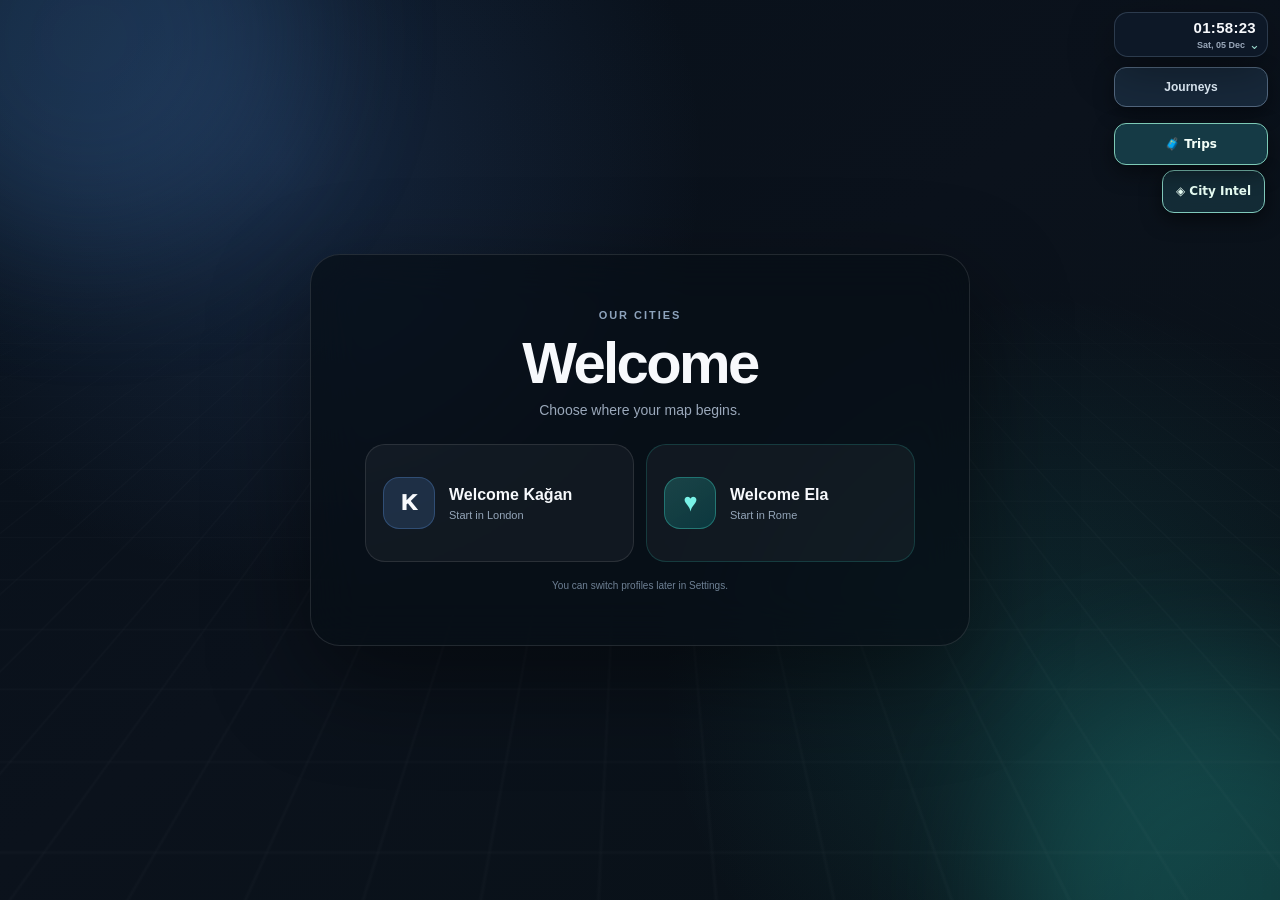
<file: index.html>
<!doctype html>
<html lang="en">
<head>
  <meta charset="utf-8" />
  <meta name="viewport" content="width=device-width, initial-scale=1, viewport-fit=cover" />
  <meta name="theme-color" content="#0b1017" />
  <meta name="apple-mobile-web-app-capable" content="yes" />
  <meta name="apple-mobile-web-app-status-bar-style" content="black-translucent" />
  <meta name="apple-mobile-web-app-title" content="Everything App" />
  <title>Everything App by Kağan</title>
  <link rel="manifest" href="manifest.webmanifest" />
  <link rel="apple-touch-icon" href="icon.svg" />
  <link rel="stylesheet" href="styles.css?v=1.5F" />
  <link rel="stylesheet" href="navigation.css?v=1.5F">
  <link rel="stylesheet" href="world-clock.css?v=1.5F">
  <link rel="stylesheet" href="transport.css?v=1.5F">
  <link rel="stylesheet" href="v1_5D.css?v=1.5F">
  <link rel="stylesheet" href="v1_5E.css?v=1.5F">
  <link rel="stylesheet" href="v1_5F.css?v=1.5F">
</head>
<body>
  <main id="app">

    <section id="welcome-screen" class="welcome-screen hidden" aria-label="Welcome to Our Cities">
      <div class="welcome-ambient welcome-ambient-a"></div>
      <div class="welcome-ambient welcome-ambient-b"></div>
      <div class="welcome-card">
        <div class="welcome-kicker">OUR CITIES</div>
        <h1>Welcome</h1>
        <p>Choose where your map begins.</p>
        <div class="welcome-profiles">
          <button class="welcome-profile welcome-kagan" data-welcome-profile="kagan">
            <span class="welcome-profile-mark">K</span>
            <span><b>Welcome Kağan</b><small>Start in London</small></span>
          </button>
          <button class="welcome-profile welcome-ela" data-welcome-profile="ela">
            <span class="welcome-profile-mark">♥</span>
            <span><b>Welcome Ela</b><small>Start in Rome</small></span>
          </button>
        </div>
        <div class="welcome-note">You can switch profiles later in Settings.</div>
      </div>
    </section>
    <div id="welcome-heart" class="welcome-heart" aria-hidden="true">♥</div>
    <div id="map" aria-label="Interactive city map"></div>
    <div id="city-arrival" class="city-arrival" aria-live="polite"><div class="city-arrival-name"></div><div class="city-arrival-gesture"></div></div>

    <section class="layers-shell" aria-label="Map layers and search">
      <button id="layers-menu-btn" class="layers-menu-btn glass" aria-expanded="false" aria-controls="layers-panel" aria-label="Open map layers" title="Layers">▱</button>

      <div id="layers-panel" class="layers-panel glass hidden">
        <div class="layers-panel-head">
          <div>
            <div class="panel-kicker">MAP OVERLAYS</div>
            <div class="panel-title">Layers</div>
          </div>
          <button id="layers-panel-close" class="panel-close" aria-label="Close layers">×</button>
        </div>

        <section class="city-switcher" aria-label="Choose city">
          <div class="layer-group-head city-switcher-head">
            <div>
              <div class="layer-group-title">CITY</div>
              <div id="city-switcher-sub" class="layer-group-sub">Move between your cities</div>
            </div>
          </div>
          <div id="city-switcher-row" class="city-switcher-row">
            <button class="city-choice" data-city="london"><span class="city-choice-name">London</span></button>
            <button class="city-choice city-choice-ela" data-city="rome"><span class="city-choice-name">Rome</span><span class="city-choice-note">Ela ❤️</span></button>
            <button class="city-choice" data-city="istanbul"><span class="city-choice-name">İstanbul</span></button>
            <button class="city-choice" data-city="izmir"><span class="city-choice-name">İzmir</span></button>
          </div>
          <div id="city-data-status" class="city-data-status"></div>
        </section>

        <div class="panel-search-wrap">
          <div class="search-box panel-search-box">
            <span class="search-icon" aria-hidden="true">⌕</span>
            <input
              id="search-input"
              type="search"
              autocomplete="off"
              autocapitalize="off"
              spellcheck="false"
              placeholder="Search this city…"
              aria-label="Search this city"
            />
            <button id="search-clear" class="search-clear hidden" aria-label="Clear search">×</button>
            <div id="search-results" class="search-results hidden" role="listbox"></div>
          </div>
        </div>

        <section class="layer-group" aria-label="Favorite place layers">
          <div class="layer-group-head">
            <div>
              <div class="layer-group-title">FAVORITES</div>
              <div class="layer-group-sub">Choose any combination</div>
            </div>
            <button id="favorites-manage-btn" class="tiny-panel-action">Manage</button>
          </div>
          <div id="favorite-category-row" class="layer-toggle-row favorite-toggle-row" aria-label="Favorite categories">
            <button class="panel-layer-toggle favorite-category-toggle" data-favorite-category="Avoid" aria-pressed="false"><span class="panel-layer-icon">❌</span><span class="panel-layer-label">Not to Go</span></button>
            <button class="panel-layer-toggle favorite-category-toggle" data-favorite-category="all" aria-pressed="false"><span class="panel-layer-icon">★</span><span class="panel-layer-label">All</span></button>
            <button class="panel-layer-toggle favorite-category-toggle" data-favorite-category="School" aria-pressed="false"><span class="panel-layer-icon">🎓</span><span class="panel-layer-label">School</span></button>
            <button class="panel-layer-toggle favorite-category-toggle" data-favorite-category="Food" aria-pressed="false"><span class="panel-layer-icon">🍴</span><span class="panel-layer-label">Food</span></button>
            <button class="panel-layer-toggle favorite-category-toggle" data-favorite-category="Market" aria-pressed="false"><span class="panel-layer-icon">🛒</span><span class="panel-layer-label">Market</span></button>
            <button class="panel-layer-toggle favorite-category-toggle" data-favorite-category="Health" aria-pressed="false"><span class="panel-layer-icon">♥</span><span class="panel-layer-label">Health</span></button>
            <button class="panel-layer-toggle favorite-category-toggle" data-favorite-category="Home" aria-pressed="false"><span class="panel-layer-icon">⌂</span><span class="panel-layer-label">Home</span></button>
            <button class="panel-layer-toggle favorite-category-toggle" data-favorite-category="Shopping" aria-pressed="false"><span class="panel-layer-icon">🛍</span><span class="panel-layer-label">Shopping</span></button>
            <button class="panel-layer-toggle favorite-category-toggle" data-favorite-category="Sport" aria-pressed="false"><span class="panel-layer-icon">🏃</span><span class="panel-layer-label">Sport</span></button>
            <button class="panel-layer-toggle favorite-category-toggle" data-favorite-category="Social" aria-pressed="false"><span class="panel-layer-icon">☻</span><span class="panel-layer-label">Social</span></button>
            <button class="panel-layer-toggle favorite-category-toggle" data-favorite-category="Transport" aria-pressed="false"><span class="panel-layer-icon">◆</span><span class="panel-layer-label">Transport</span></button>
            <button class="panel-layer-toggle favorite-category-toggle" data-favorite-category="Tech" aria-pressed="false"><span class="panel-layer-icon">⌘</span><span class="panel-layer-label">Tech</span></button>
            <button class="panel-layer-toggle favorite-category-toggle" data-favorite-category="Admin" aria-pressed="false"><span class="panel-layer-icon">▤</span><span class="panel-layer-label">Admin</span></button>
            <button class="panel-layer-toggle favorite-category-toggle" data-favorite-category="Other" aria-pressed="false"><span class="panel-layer-icon">●</span><span class="panel-layer-label">Other</span></button>
          </div>
        </section>

        <section class="layer-group" aria-label="Transportation layers">
          <div class="layer-group-head">
            <div>
              <div class="layer-group-title">TRANSPORTATION</div>
              <div class="layer-group-sub">Stack as many as you want</div>
            </div>
          </div>
          <div class="layer-toggle-row">
            <button id="panel-metro-toggle" class="panel-layer-toggle" data-layer="metro" aria-pressed="false"><span class="panel-layer-icon metro-symbol">M</span><span class="panel-layer-label">Metro</span></button>
            <button id="panel-rail-toggle" class="panel-layer-toggle" data-layer="rail" aria-pressed="false"><span class="panel-layer-icon rail-symbol">◇</span><span class="panel-layer-label">Rail</span></button>
            <button id="panel-tram-toggle" class="panel-layer-toggle" data-layer="tram" aria-pressed="false"><span class="panel-layer-icon tram-symbol">▰</span><span class="panel-layer-label">Tram</span></button>
            <button id="panel-bus-toggle" class="panel-layer-toggle panel-layer-action" data-layer="bus-search" aria-pressed="false" title="Search for a specific bus line"><span class="panel-layer-icon">B</span><span class="panel-layer-label">Bus search</span><span class="panel-layer-badge">SEARCH</span></button>
          </div>
        </section>

        <section class="layer-group" aria-label="City information layers">
          <div class="layer-group-head">
            <div>
              <div class="layer-group-title">CITY INFORMATION</div>
              <div class="layer-group-sub">Analytical overlays</div>
            </div>
          </div>
          <div class="layer-toggle-row">
            <button id="panel-districts-toggle" class="panel-layer-toggle" data-city-layer="districts" aria-pressed="false"><span class="panel-layer-icon">▦</span><span class="panel-layer-label">Districts</span></button>
            <button id="panel-weather-toggle" class="panel-layer-toggle" data-city-layer="weather" aria-pressed="false"><span class="panel-layer-icon">℃</span><span class="panel-layer-label">Weather</span></button>
            <button id="panel-wind-toggle" class="panel-layer-toggle" data-city-layer="wind" aria-pressed="false"><span class="panel-layer-icon">➤</span><span class="panel-layer-label">Wind</span></button>
            <button id="panel-traffic-toggle" class="panel-layer-toggle" aria-pressed="false"><span class="panel-layer-icon">≋</span><span class="panel-layer-label">Traffic</span></button>
          </div>
        </section>

        <div class="layer-panel-footnote">Everything here is a layer. Selecting one never turns another off unless you explicitly tap it again.</div>
      </div>

      <div class="legacy-layer-controls" aria-hidden="true">
        <button id="metro-btn"></button><button id="rail-btn"></button><button id="tram-btn"></button><button id="places-btn"></button><button id="favorites-btn"></button><button id="traffic-btn"></button>
      </div>

      <button id="route-focus-chip" class="route-focus-chip glass hidden" aria-label="Open active favorite route">★ <span data-route-focus-name></span></button>
      <button id="item-focus-chip" class="item-focus-chip glass hidden" aria-label="Exit focused transport item">◎ <span data-item-focus-name></span> · Exit focus</button>
    </section>

    <div id="world-clock-shell" class="world-clock-shell" aria-label="World clock">
      <button id="city-clock" type="button" class="city-clock glass" aria-expanded="false" aria-controls="world-clock-menu" aria-label="Show other city times">
        <div id="city-clock-time" class="city-clock-time">--:--</div>
        <div id="city-clock-date" class="city-clock-date">---</div>
      </button>
      <div id="world-clock-menu" class="world-clock-menu" role="region" aria-label="City times and UTC offsets" tabindex="0" hidden></div>
    </div>
    <div class="corner-actions">
      <button id="info-btn" class="floating-icon glass" aria-label="Map information" title="Information">ⓘ</button>
      <button id="settings-btn" class="floating-icon glass" aria-label="Settings" title="Settings">⚙</button>
    </div>

    <section class="base-controls glass" aria-label="Base map controls">
      <button id="roadmap-btn" class="base-control active">Map</button>
      <button id="satellite-btn" class="base-control">Satellite</button>
    </section>

    <div class="right-actions" aria-label="Location and add controls">
      <button id="location-btn" class="round-action glass" aria-label="Use my location" title="Use my location">◎</button>
      <button id="add-btn" class="round-action add-action" aria-label="Add to map" title="Add to map">＋</button>
    </div>

    <div id="network-status" class="network-status glass">Loading Tube network…</div>
    <div id="data-attribution" class="attribution glass">Transport data © TfL · Tube track geometry © OpenStreetMap contributors · Weather © Open-Meteo</div>

    <section id="detail-card" class="detail-card glass hidden" aria-live="polite" aria-label="Map information">
      <div class="sheet-handle" aria-hidden="true"></div>
      <button id="detail-close" class="detail-close" aria-label="Close">×</button>
      <div id="detail-content"></div>
    </section>

    <section id="add-sheet" class="detail-card glass hidden" aria-live="polite" aria-label="Add to map">
      <div class="sheet-handle" aria-hidden="true"></div>
      <button id="add-close" class="detail-close" aria-label="Close">×</button>
      <div class="detail-label">ADD TO MAP</div>
      <h2>Add something</h2>
      <div class="sub">Frequent places are saved on this device. Favorite routes can already combine Metro, Rail, Tram, Bus and walking segments.</div>
      <div class="add-options">
        <button class="add-option route-add-option" data-add-method="navigate"><span>↗</span><b>Create route</b><small>Car, public transport, walk, taxi or custom</small></button>
        <button class="add-option" data-add-method="search"><span>⌕</span><b>Search location</b><small>Find a place or address in the current city</small></button>
        <button class="add-option" data-add-method="tap"><span>⌖</span><b>Tap map</b><small>Pick an exact point</small></button>
        <button class="add-option" data-add-method="current"><span>◎</span><b>Use current location</b><small>Use your device position</small></button>
        <button class="add-option" data-add-method="centre"><span>＋</span><b>Use map centre</b><small>Use the point currently in view</small></button>
      </div>
    </section>

    <section id="favorites-sheet" class="detail-card glass hidden" aria-live="polite" aria-label="Favorites">
      <div class="sheet-handle" aria-hidden="true"></div>
      <button id="favorites-close" class="detail-close" aria-label="Close">×</button>
      <div class="detail-label">FAVORITES</div>
      <h2 id="favorites-city-title">Your city</h2>
      <div class="favorites-section">
        <div class="favorites-heading"><span>Frequent Places</span><small>Choose a category first</small></div>
        <div id="favorites-category-grid" class="favorites-category-grid"></div>
        <div id="favorites-category-active" class="favorites-category-active hidden">
          <button id="favorites-category-back" class="tiny-panel-action">← Categories</button>
          <b id="favorites-category-title"></b>
        </div>
        <div id="favorite-places-list" class="favorites-list"></div>
      </div>
      <div class="favorites-section">
        <div class="favorites-heading"><span>Favorite Routes</span><small>Most used first</small></div>
        <div id="favorite-routes-list" class="favorites-list"></div>
      </div>
      <div class="favorites-section">
        <div class="favorites-heading"><span>Flight Searches</span><small>Saved airport pairs and dates</small></div>
        <div id="favorite-flights-list" class="favorites-list"></div>
      </div>
    </section>

    <section id="place-editor-sheet" class="detail-card glass hidden" aria-live="polite" aria-label="Save frequent place">
      <div class="sheet-handle" aria-hidden="true"></div>
      <button id="place-editor-close" class="detail-close" aria-label="Close">×</button>
      <div class="detail-label">FREQUENT PLACE</div>
      <h2>Save this place</h2>
      <label class="field-label" for="place-name-input">Name</label>
      <input id="place-name-input" class="form-control" type="text" placeholder="e.g. Imperial College London" />
      <label class="field-label" for="place-category-input">Category</label>
      <select id="place-category-input" class="form-control">
<option value="Avoid">❌ Places Not to Go</option><option>School</option><option>Food</option><option>Market</option><option>Health</option><option>Home</option><option>Shopping</option><option>Sport</option><option>Social</option><option>Transport</option><option>Tech</option><option>Admin</option><option selected>Other</option>
      </select>
      <label class="field-label" for="place-note-input">Note</label>
      <input id="place-note-input" class="form-control" type="text" placeholder="Optional note" />
      <div id="account-place-scope-wrap" class="account-scope-field">
        <label class="field-label" for="account-place-collection">Save to collection</label>
        <select id="account-place-collection" class="form-control">
          <option data-own="1" value="kagan">My favorites</option>
          <option value="together">Together ❤️</option>
        </select>
        <small>Available after signing into Accounts. Both partners can view each other's shared favorites.</small>
      </div>
      <label class="favorite-important-row" for="place-important-input">
        <input id="place-important-input" type="checkbox" />
        <span><b>Important favorite</b><small>Show a larger marker and keep its name visible on the map.</small></span>
      </label>
      <div class="coordinate-readout">Location: <span id="place-coordinate-readout"></span></div>
      <button id="save-place-btn" class="primary-btn full-btn">Save frequent place</button>
    </section>

    <section id="location-search-sheet" class="detail-card glass hidden" aria-live="polite" aria-label="Search location">
      <div class="sheet-handle" aria-hidden="true"></div>
      <button id="location-search-close" class="detail-close" aria-label="Close">×</button>
      <div class="detail-label">SEARCH LOCATION</div>
      <h2 id="location-search-title">Find a place</h2>
      <div class="inline-search">
        <input id="location-search-input" class="form-control" type="search" placeholder="Place name or address" />
        <button id="location-search-btn" class="primary-btn">Search</button>
      </div>
      <div id="location-search-status" class="sub detail-section">Search the current city by place name or address.</div>
      <div class="fineprint detail-section">This search uses Google's Geocoding service. If your project has only Maps JavaScript API enabled, the other add methods still work without it.</div>
    </section>

    <section id="navigation-sheet" class="detail-card glass hidden" aria-live="polite" aria-label="Navigation">
      <div class="sheet-handle" aria-hidden="true"></div>
      <button id="navigation-close" class="detail-close" aria-label="Close">×</button>
      <div class="detail-label">NAVIGATION</div>
      <h2>Choose how to get there</h2>
      <div class="navigation-endpoints navigation-endpoints-v15">
        <div class="navigation-endpoint navigation-endpoint-search" data-nav-endpoint="origin">
          <span>FROM</span>
          <input id="navigation-origin-input" class="navigation-endpoint-input" type="search" autocomplete="off" spellcheck="false" placeholder="Current location or search…" />
          <b id="navigation-origin-name" class="hidden">Current location</b>
          <div id="navigation-origin-results" class="navigation-endpoint-results hidden"></div>
        </div>
        <div class="navigation-endpoint navigation-endpoint-search" data-nav-endpoint="destination">
          <span>TO</span>
          <input id="navigation-destination-input" class="navigation-endpoint-input" type="search" autocomplete="off" spellcheck="false" placeholder="Map centre or search…" />
          <b id="navigation-destination-name" class="hidden">Map centre</b>
          <div id="navigation-destination-results" class="navigation-endpoint-results hidden"></div>
        </div>
      </div>
      <div class="navigation-quick-actions"><button id="navigation-use-location" class="tiny-panel-action">◎ Use my location</button><button id="navigation-destination-centre" class="tiny-panel-action">＋ Destination = map centre</button></div>
      <div class="navigation-mode-grid" id="navigation-mode-grid">
        <button class="navigation-mode" data-nav-mode="drive"><span>🚗</span><b>Car</b><small>Traffic-aware</small></button>
        <button class="navigation-mode" data-nav-mode="transit"><span>🚇</span><b>Public transport</b><small>Transfers included</small></button>
        <button class="navigation-mode" data-nav-mode="walk"><span>🚶</span><b>Walk</b><small>Walkable roads</small></button>
        <button class="navigation-mode" data-nav-mode="taxi"><span>🚕</span><b>Taxi</b><small>Road time · pickup extra</small></button>
        <button class="navigation-mode navigation-mode-fastest" data-nav-mode="fastest"><span>⚡</span><b>Fastest</b><small>Compare journey times</small></button>
        <button class="navigation-mode navigation-mode-custom" data-nav-mode="custom"><span>★</span><b>Custom route</b><small>Build it yourself</small></button>
      </div>
      <div id="navigation-status" class="sub detail-section">Choose a mode to calculate routes.</div>
      <div id="navigation-segment-legend" class="navigation-segment-legend hidden"></div>
      <div id="navigation-taxi-ranks" class="navigation-taxi-ranks hidden"></div>
      <div id="navigation-results" class="navigation-results"></div>
    </section>

    <section id="route-editor-sheet" class="detail-card glass hidden" aria-live="polite" aria-label="Create favorite route">
      <div class="sheet-handle" aria-hidden="true"></div>
      <button id="route-editor-close" class="detail-close" aria-label="Close">×</button>
      <div class="detail-label">FAVORITE ROUTE</div>
      <h2>Create a route</h2>
      <label class="field-label" for="route-name-input">Route name</label>
      <input id="route-name-input" class="form-control" type="text" placeholder="e.g. Eastside → Heathrow" />
      <div class="favorites-heading route-builder-heading"><span>Segments</span><small>Put them in travel order</small></div>
      <div id="route-segments" class="route-segments"></div>
      <button id="add-route-segment-btn" class="secondary-btn compact-btn">＋ Add segment</button>
      <button id="save-route-btn" class="primary-btn full-btn">Save favorite route</button>
      <div class="fineprint detail-section">Choose a service plus start and end stations. Finished transport segments glow on the map. Bus segments are saved for the later directions build.</div>
    </section>

    <section id="key-modal" class="modal">
      <div class="modal-card">
        <div class="modal-kicker">GOOGLE MAPS SETUP</div>
        <h1>Connect Google Maps</h1>
        <p>
          This map uses Google Maps for the basemap, satellite imagery, high-resolution zoom and live traffic.
          Paste your Maps JavaScript API key below. It is stored only in this browser.
        </p>
        <label for="api-key-input">Google Maps JavaScript API key</label>
        <input id="api-key-input" type="password" autocomplete="off" placeholder="AIza…" />
        <div class="modal-actions">
          <button id="save-key-btn" class="primary-btn">Open map</button>
          <a class="text-link" href="https://developers.google.com/maps/documentation/javascript/get-api-key" target="_blank" rel="noreferrer">Get a key</a>
        </div>
        <p class="fineprint">Keep the key restricted to your GitHub Pages domain and localhost.</p>
      </div>
    </section>

    <section id="settings-modal" class="modal hidden">
      <div class="modal-card small">
        <button id="settings-close" class="detail-close" aria-label="Close">×</button>
        <div class="modal-kicker">SETTINGS</div>
        <h2>Map settings</h2>
        <button id="replace-key-btn" class="secondary-btn">Replace Google Maps key</button>
        <button id="refresh-tfl-btn" class="secondary-btn">Refresh transport data</button>
        <button id="switch-profile-btn" class="secondary-btn">Switch profile</button>
        <button id="accounts-btn" class="secondary-btn">🔐 Accounts & shared data</button>
        <p class="fineprint">Metro, Rail and Tram data are cached on your device for 24 hours to make mobile loading faster.</p>
      </div>
    </section>


    <!-- v1.5A account settings: account identity is Supabase Auth, NEVER the decorative welcome profile. -->
    <section id="account-modal" class="modal hidden" aria-label="Private accounts and shared data">
      <div class="modal-card account-modal-card glass">
        <button id="account-close" class="detail-close" aria-label="Close account settings">×</button>
        <div class="modal-kicker">EVERYTHING APP · V1.5A</div>
        <h2>Our Accounts ❤️</h2>
        <p id="account-identity" class="account-help">Not signed in</p>
        <p id="account-status" class="account-status" role="status" aria-live="polite">Existing favorites stay on this device until you explicitly import them.</p>

        <section id="account-configuration" class="account-section">
          <h3>1 · Connect your private database</h3>
          <p class="account-help">Create a Supabase project, run cloud-schema.sql, and invite both users. Enter only the Project URL and the <b>publishable</b> key. Never enter a secret or service_role key.</p>
          <label class="field-label" for="account-project-url">Project URL</label>
          <input id="account-project-url" class="form-control" type="url" autocomplete="off" placeholder="https://yourproject.supabase.co" />
          <label class="field-label" for="account-public-key">Publishable key (safe for browser)</label>
          <input id="account-public-key" class="form-control" type="password" autocomplete="off" placeholder="sb_publishable_..." />
          <button id="account-connect" class="primary-btn full-btn">Connect</button>
        </section>

        <section id="account-sign-in" class="account-section hidden">
          <h3>2 · Sign in</h3>
          <p class="account-help">Use only the email address invited through your private Supabase project.</p>
          <label class="field-label" for="account-email">Email</label>
          <input id="account-email" class="form-control" type="email" autocomplete="email" placeholder="Your invited email" />
          <label class="field-label" for="account-password">Password</label>
          <input id="account-password" class="form-control" type="password" autocomplete="current-password" placeholder="Your password" />
          <button id="account-signin-btn" class="primary-btn full-btn">Sign in</button>
        </section>

        <section id="account-pending" class="account-section hidden">
          <h3>Waiting for pairing</h3>
          <p class="account-help">You have a valid login but cannot access any workspace until the project owner runs PAIR_ACCOUNTS.sql with both Auth user UUIDs.</p>
          <button id="account-refresh-member" class="secondary-btn">Refresh membership</button>
        </section>

        <section id="account-workspace" class="account-section hidden">
          <div class="account-section-head"><h3>Our private workspace</h3><button id="account-signout" class="tiny-panel-action">Sign out</button></div>
          <p id="account-mode" class="account-help">Local map active</p>
          <div class="account-action-grid">
            <button id="account-download-local" class="secondary-btn">↓ Backup local data</button>
            <button id="account-import" class="primary-btn">↑ Import my existing favorites</button>
            <button id="account-cloud-activate" class="secondary-btn">Use cloud workspace</button>
            <button id="account-cloud-local" class="secondary-btn hidden">Use original device data</button>
            <button id="account-refresh" class="secondary-btn">↻ Refresh shared data</button>
            <button id="account-retry-sync" class="secondary-btn">Retry pending sync</button>
            <button id="account-download-cloud" class="secondary-btn">↓ Export cloud + history</button>
            <button id="account-undo" class="secondary-btn">↶ Undo recent deletion</button>
          </div>
          <p class="account-help">Personal collections are visible to both partners, but their creator controls edits. Together is shared. Private notes are visible only to the author. Passwords and coordinates are never needed for account setup.</p>
          <label class="field-label" for="account-new-collection">Your default collection</label>
          <select id="account-new-collection" class="form-control"><option value="kagan" data-own="1">My collection</option><option value="together">Together ❤️</option></select>
          <h3>Favorite places and routes</h3>
          <div id="account-entry-list" class="account-list"></div>
          <h3>Notes on any location</h3>
          <p class="account-help">Open a place and tap Add note, or enter a location name here. You can create notes without favoriting a place.</p>
          <label class="field-label" for="account-note-place">Place</label>
          <input id="account-note-place" class="form-control" maxlength="160" placeholder="Place name" />
          <label class="field-label" for="account-note-text">Your note</label>
          <textarea id="account-note-text" class="form-control account-note-text" rows="3" maxlength="4000" placeholder="A memory, warning or something to remember…"></textarea>
          <label class="field-label" for="account-note-visibility">Who can read this?</label>
          <select id="account-note-visibility" class="form-control"><option value="shared">Both of us ❤️</option><option value="private">Only me</option></select>
          <button id="account-note-save" class="primary-btn full-btn">Save note</button>
          <div id="account-notes-list" class="account-list"></div>
          <h3>Trash & undo</h3>
          <div id="account-trash-list" class="account-list"></div>
          <h3>Earlier versions</h3>
          <p class="account-help">Use History beside an item to see and restore earlier versions. Cloud data is not deleted permanently by this app.</p>
          <div id="account-history-list" class="account-list"></div>
          <h3>Account password</h3>
          <label class="field-label" for="account-new-password">Set/change password after accepting invitation</label>
          <input id="account-new-password" class="form-control" type="password" autocomplete="new-password" placeholder="At least 12 characters" />
          <button id="account-update-password" class="secondary-btn">Update password</button>
        </section>
        <button id="account-open-setup" class="tiny-panel-action">Change database connection settings</button>
        <div class="account-help">Supabase session stays on this browser unless you sign out. Do not use shared/public devices for private notes. This is an opt-in feature until configured.</div>
      </div>
    </section>

    <div id="toast" class="toast glass hidden" role="status" aria-live="polite"></div>
  </main>



  <script src="app.js?v=1.5F"></script>
  <script src="accounts.js?v=1.5F"></script>
  <script src="navigation-core.js?v=1.5F"></script>
  <script src="navigation.js?v=1.5F"></script>
  <script src="world-clock-core.js?v=1.5F"></script>
  <script src="world-clock.js?v=1.5F"></script>
  <script src="transport-core.js?v=1.5F"></script>
  <script src="transport.js?v=1.5F"></script>
  <script src="v1_5D.js?v=1.5F"></script>
  <script src="city-intelligence-core.js?v=1.5F"></script>
  <script src="city-routing.js?v=1.5F"></script>
  <script src="city-intelligence.js?v=1.5F"></script>
  <script src="safety-core.js?v=1.5F"></script>
  <script src="safety.js?v=1.5F"></script>
  <script src="travel-core.js?v=1.5F"></script>
  <script src="travel.js?v=1.5F"></script>
  <script>
    // A refreshed, network-first shell prevents stale UI after future releases.
    if (location.protocol === "https:" && "serviceWorker" in navigator) {
      window.addEventListener("load", () => navigator.serviceWorker.register("./sw.js", { scope: "./" }).catch(console.warn));
    }
  </script>
</body>
</html>
</file>
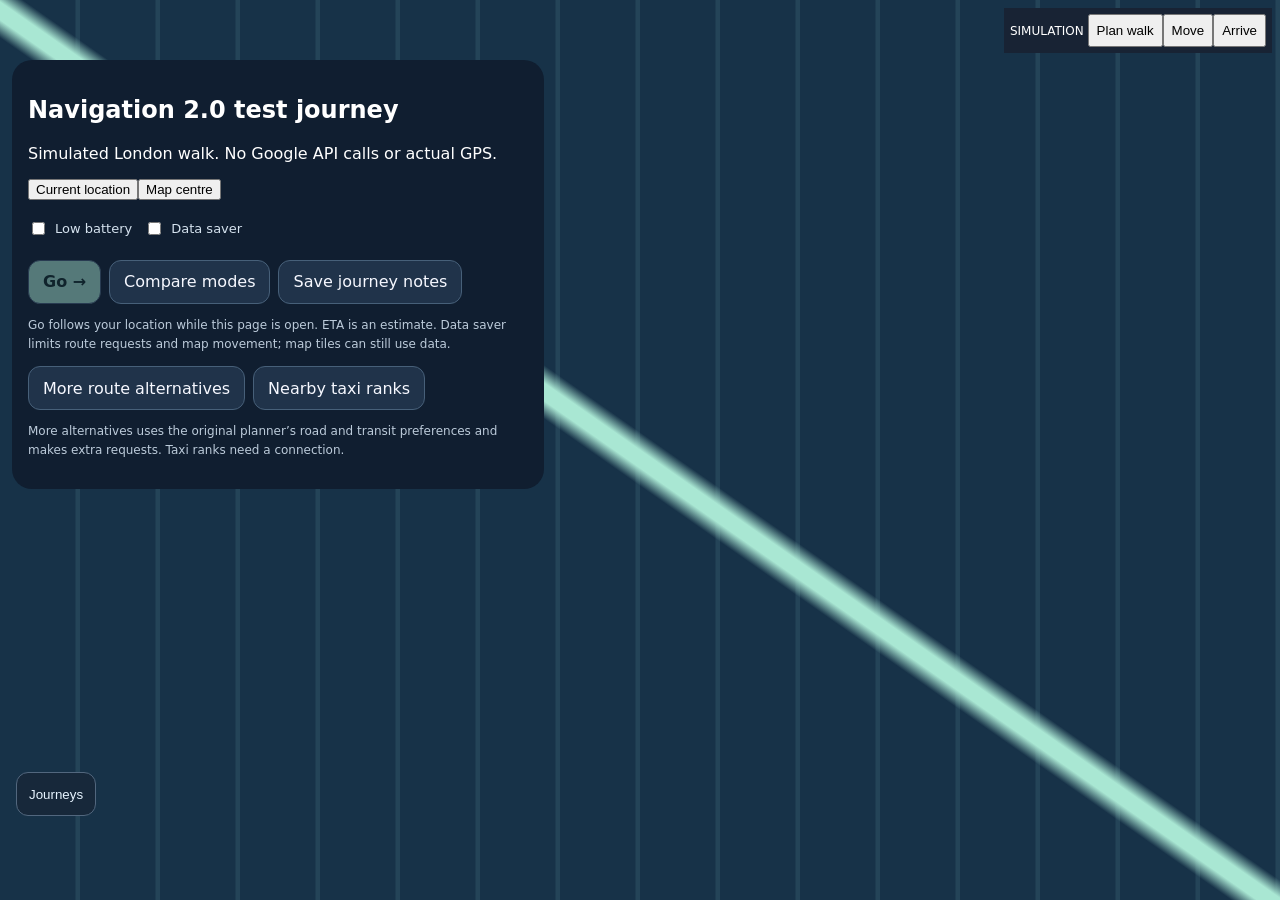
<file: tests/browser-smoke.html>
<!doctype html><html lang="en"><meta charset="utf-8"><meta name="viewport" content="width=device-width, initial-scale=1"><title>Navigation 2.0 — simulated UI test</title>
<link rel="stylesheet" href="../navigation.css"><style>body{margin:0;background:#102b3d;color:#fff;font:16px system-ui}.hidden{display:none!important}#map{position:fixed;inset:0;background:linear-gradient(35deg,transparent 48%,#a9e7d3 49%,#a9e7d3 50%,transparent 51%),repeating-linear-gradient(90deg,#173248 0 75px,#244458 76px 80px)}#navigation-sheet{position:relative;margin:60px 12px;padding:16px;background:#101e30;max-width:500px;border-radius:20px}.navigation-result{display:flex;gap:20px;padding:12px;background:#294359;color:white;width:100%;margin:8px 0;border:1px solid #577184;border-radius:12px}.navigation-result-main{flex:1}.navigation-result small{display:block}#test-controls{position:fixed;right:8px;top:8px;z-index:6000;background:#182334;padding:6px;font-size:12px}#test-controls button{padding:7px}</style>
<main id="app"><div id="map" aria-label="Simulated map — no real map data"></div><section id="navigation-sheet"><h1>Navigation 2.0 test journey</h1><p>Simulated London walk. No Google API calls or actual GPS.</p><div id="navigation-mode-grid"></div><div id="navigation-status"></div><div id="navigation-results"></div><div id="navigation-taxi-ranks"></div><button id="navigation-use-location">Current location</button><button id="navigation-destination-centre">Map centre</button></section></main>
<aside id="test-controls">SIMULATION <button id="test-plan">Plan walk</button><button id="test-fix">Move</button><button id="test-arrive">Arrive</button></aside>
<script src="../navigation-core.js"></script><script>
const a={lat:51.5,lng:-.12},b={lat:51.51,lng:-.12},end={lat:51.52,lng:-.12};let gps,watchId=0;const V14D_PROFILE_STORAGE='nav2.test.profile';localStorage.setItem(V14D_PROFILE_STORAGE,'ela');let lastUserPosition=null,userLocationWatchId=null,followUserLocation=false;
Object.defineProperty(navigator,'geolocation',{value:{watchPosition(fn){gps=fn;return ++watchId;},clearWatch(){gps=null;}}});
const map={getCenter:()=>a,getZoom:()=>16,getHeading:()=>0,getTilt:()=>0,getRenderingType:()=>'VECTOR',setCenter(){},setZoom(){},setHeading(){},setTilt(){},panTo(){},addListener:()=>({remove(){}})};
const route={summary:'A walk home together',overview_path:[a,b,end],legs:[{steps:[{instructions:'Head north towards the park',end_location:b,distance:{value:1112}},{instructions:'Continue to our meeting point',end_location:end,distance:{value:1112}}]}],copyrights:'Simulation only',warnings:[]};
const google={maps:{importLibrary:async()=>({DirectionsService:class{async route(){return {routes:[route]};}}}),Marker:class{setMap(){}setPosition(){}setIcon(){}},SymbolPath:{FORWARD_CLOSED_ARROW:'arrow'}}};
let v14eNavigation={origin:{...a,name:'The park'},destination:{...end,name:'Our meeting point'},mode:'walk',candidates:[],selectedIndex:0};
function v14eDrawCandidate(i){v14eNavigation.selectedIndex=i;}function v15SetEndpoint(k,p){v14eNavigation[k]=p;v14eNavigation.candidates=[];}function v14eOpenNavigation(){}function v14eCloseNavigation(){}function v14eClearNavPolylines(){}function v14eCalculateNavigation(){}function v14eDefaultOrigin(){return a;}function updateLocationButton(){}function openRouteEditor(){}function showToast(s){document.getElementById('navigation-status').textContent=s;}function getCurrentPositionOnce(){return Promise.resolve({coords:{latitude:a.lat,longitude:a.lng}});}async function v15fixAirCandidates(){return [];}
function v14eCandidateFromRoute(r){return {route:r,path:r.overview_path,duration:1200,distance:2224,summary:r.summary,transfers:0,walk:2224};}
</script><script src="../navigation.js"></script><script>
document.getElementById('test-plan').onclick=()=>v14eCalculateNavigation('walk');
document.getElementById('test-fix').onclick=()=>gps?.({timestamp:Date.now(),coords:{latitude:51.505,longitude:-.12,accuracy:10,heading:0,speed:1}});
document.getElementById('test-arrive').onclick=()=>gps?.({timestamp:Date.now(),coords:{latitude:51.51995,longitude:-.12,accuracy:10,heading:0,speed:1}});
</script></html>
</file>
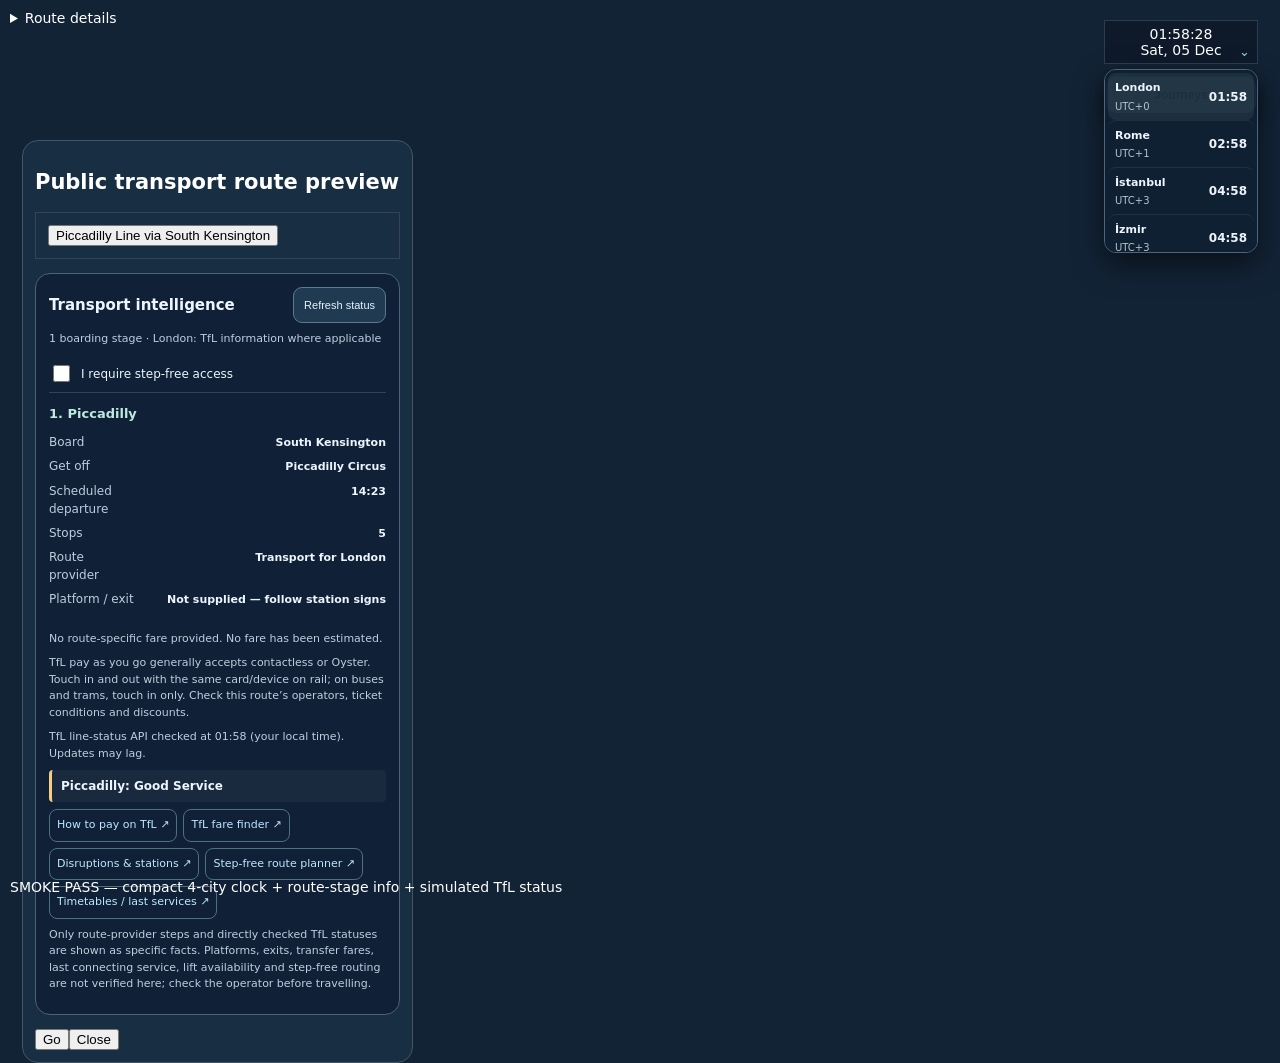
<file: tests/v1_5C-browser-smoke.html>
<!doctype html><html lang="en"><head><meta charset="utf-8"><meta name="viewport" content="width=device-width,initial-scale=1"><title>v1.5C clock + transit smoke (fake TfL only)</title><link rel="stylesheet" href="../world-clock.css"><link rel="stylesheet" href="../transport.css"><style>body{background:#132336;color:#fff;font:14px system-ui;margin:0;padding:10px}#app{height:900px;position:relative;--safe-top:10px}.glass{backdrop-filter:blur(12px)}#navigation-sheet{position:absolute;left:12px;top:130px;max-width:365px;background:#182e43;border:1px solid #456;padding:12px;border-radius:16px}#navigation-results{padding:12px;border:1px solid #345}.nav2-packs-button{position:absolute}.city-clock-time{font-size:15px;font-weight:900}.city-clock-date{font-size:10px;color:#abc}#smoke-status{position:absolute;bottom:15px}</style></head><body><div id="app"><div id="world-clock-shell" class="world-clock-shell"><button id="city-clock" class="city-clock glass" aria-expanded="false" aria-controls="world-clock-menu"><div id="city-clock-time">--</div><div id="city-clock-date">--</div></button><div id="world-clock-menu" class="world-clock-menu" role="region" tabindex="0" hidden></div></div><button id="nav2-packs-open" class="nav2-packs-button">Journeys</button><section id="navigation-sheet"><h2>Public transport route preview</h2><div id="navigation-results"><button>Piccadilly Line via South Kensington</button></div><button id="nav2-go">Go</button><button id="navigation-close">Close</button></section><section id="nav2-live"><details><summary>Route details</summary></details></section><div id="smoke-status">Waiting for smoke test</div></div><script>let currentCityId='london';let v14eNavigation={candidates:[{route:{legs:[{steps:[{transit:{line:{name:'Piccadilly line',short_name:'Piccadilly',agencies:[{name:'Transport for London'}]},departure_stop:{name:'South Kensington'},arrival_stop:{name:'Piccadilly Circus'},departure_time:{text:'14:23'},num_stops:5}}]}]}}],selectedIndex:0};function v14eDrawCandidate(i){v14eNavigation.selectedIndex=i;}window.fetch=async()=>({ok:true,json:async()=>[{id:'piccadilly',name:'Piccadilly',lineStatuses:[{statusSeverity:10,statusSeverityDescription:'Good Service'}]}]});</script><script src="../world-clock-core.js"></script><script src="../world-clock.js"></script><script src="../transport-core.js"></script><script src="../transport.js"></script><script>setTimeout(()=>{document.getElementById('city-clock').click();v14eDrawCandidate(0);setTimeout(()=>{const out=document.getElementById('smoke-status');const good=['London','Rome','İstanbul','İzmir'].every(x=>document.getElementById('world-clock-menu').textContent.includes(x)) && document.getElementById('transport-intelligence').textContent.includes('South Kensington') && document.getElementById('transport-intel-status').textContent.includes('Piccadilly: Good Service');out.textContent=good?'SMOKE PASS — compact 4-city clock + route-stage info + simulated TfL status':'SMOKE FAIL';out.dataset.pass=good?'yes':'no';},300)},200);</script></body></html>
</file>
<file: styles.css>
/* Our Cities Map v1.4A styles */
:root {
  --bg: #0b1017;
  --panel: rgba(13, 20, 30, .86);
  --panel-strong: rgba(9, 15, 23, .96);
  --text: #f7f9fc;
  --muted: #9aa8ba;
  --line: rgba(255,255,255,.11);
  --accent: #64a8ff;
  --accent2: #b58cff;
  --shadow: 0 14px 45px rgba(0,0,0,.34);
  --safe-top: max(12px, env(safe-area-inset-top));
  --safe-bottom: max(12px, env(safe-area-inset-bottom));
}

* { box-sizing: border-box; }

html, body, #app {
  height: 100%;
  width: 100%;
  margin: 0;
  background: var(--bg);
  color: var(--text);
  font-family: Inter, ui-sans-serif, -apple-system, BlinkMacSystemFont, "Segoe UI", Roboto, Helvetica, Arial, sans-serif;
  overflow: hidden;
}

button, input { font: inherit; }
button { color: inherit; -webkit-tap-highlight-color: transparent; }

#map {
  position: absolute;
  inset: 0;
  background: #101720;
}

.glass {
  background: var(--panel);
  border: 1px solid var(--line);
  box-shadow: var(--shadow);
  backdrop-filter: blur(18px) saturate(130%);
  -webkit-backdrop-filter: blur(18px) saturate(130%);
}

.hidden { display: none !important; }

/* ---------- Search + layer chips ---------- */
.search-panel {
  position: absolute;
  z-index: 40;
  top: var(--safe-top);
  left: 12px;
  width: min(430px, calc(100vw - 92px));
}

.search-box {
  position: relative;
  min-height: 48px;
  border-radius: 15px;
  display: flex;
  align-items: center;
}

.search-icon {
  width: 43px;
  flex: 0 0 43px;
  text-align: center;
  color: #dbe6f4;
  font-size: 24px;
  transform: translateY(-1px);
}

#search-input {
  width: 100%;
  height: 46px;
  border: 0;
  outline: 0;
  padding: 0 42px 0 0;
  background: transparent;
  color: #fff;
  font-size: 14px;
  font-weight: 650;
}

#search-input::placeholder { color: #95a4b7; font-weight: 550; }
#search-input::-webkit-search-cancel-button { display: none; }

.search-clear {
  position: absolute;
  right: 6px;
  top: 5px;
  width: 36px;
  height: 36px;
  border: 0;
  border-radius: 10px;
  background: rgba(255,255,255,.07);
  cursor: pointer;
  font-size: 19px;
}

.search-results {
  position: absolute;
  top: calc(100% + 7px);
  left: 0;
  right: 0;
  max-height: min(410px, 58vh);
  overflow: auto;
  padding: 6px;
  border-radius: 14px;
  background: rgba(9, 15, 23, .97);
  border: 1px solid var(--line);
  box-shadow: var(--shadow);
}

.search-result {
  width: 100%;
  border: 0;
  background: transparent;
  border-radius: 10px;
  padding: 9px 10px;
  display: grid;
  grid-template-columns: 34px 1fr;
  gap: 9px;
  text-align: left;
  cursor: pointer;
}

.search-result:hover,
.search-result:focus-visible { background: rgba(255,255,255,.075); outline: none; }

.result-icon {
  width: 31px;
  height: 31px;
  border-radius: 9px;
  display: grid;
  place-items: center;
  background: rgba(255,255,255,.07);
  font-size: 12px;
  font-weight: 900;
}

.result-title { font-size: 13px; font-weight: 800; line-height: 1.25; }
.result-sub { margin-top: 3px; color: var(--muted); font-size: 10.5px; line-height: 1.35; }

.layer-bar {
  margin-top: 8px;
  width: max-content;
  max-width: 100%;
  border-radius: 14px;
  padding: 6px;
  display: flex;
  gap: 5px;
  overflow-x: auto;
  scrollbar-width: none;
}
.layer-bar::-webkit-scrollbar { display: none; }

.layer-chip {
  min-height: 37px;
  border: 1px solid transparent;
  border-radius: 10px;
  padding: 0 12px;
  background: rgba(255,255,255,.055);
  display: inline-flex;
  gap: 7px;
  align-items: center;
  white-space: nowrap;
  cursor: pointer;
  font-size: 12px;
  font-weight: 800;
}
.layer-chip:hover { background: rgba(255,255,255,.10); }
.layer-chip.active {
  background: rgba(100,168,255,.19);
  border-color: rgba(100,168,255,.42);
  color: #e7f2ff;
}
.layer-chip.coming::after {
  content: "soon";
  margin-left: 1px;
  color: #8fa0b5;
  font-size: 8px;
  font-weight: 800;
  letter-spacing: .04em;
}
.layer-chip.coming.active::after { color: #b9d7ff; }

.layer-dot { width: 8px; height: 8px; border-radius: 50%; flex: 0 0 8px; }
.metro-dot { background: #4169e1; box-shadow: 0 0 0 3px rgba(65,105,225,.14); }
.rail-dot { background: #d7dce3; border-radius: 2px; transform: rotate(45deg); }
.places-dot { background: #ffb15a; }


.route-focus-chip {
  margin-top: 7px;
  max-width: 100%;
  min-height: 34px;
  border: 1px solid rgba(181,140,255,.38);
  border-radius: 12px;
  padding: 0 11px;
  background: rgba(181,140,255,.16);
  color: #f1eaff;
  cursor: pointer;
  font-size: 11px;
  font-weight: 850;
  white-space: nowrap;
  overflow: hidden;
  text-overflow: ellipsis;
}
.route-focus-chip:hover { background: rgba(181,140,255,.23); }

/* ---------- Corner and base controls ---------- */
.corner-actions {
  position: absolute;
  z-index: 41;
  top: var(--safe-top);
  right: 12px;
  display: flex;
  gap: 7px;
}

.floating-icon,
.round-action {
  border: 0;
  cursor: pointer;
  display: grid;
  place-items: center;
}

.floating-icon {
  width: 43px;
  height: 43px;
  border-radius: 13px;
  font-size: 19px;
}
.floating-icon:hover { background: rgba(25,34,47,.95); }

.base-controls {
  position: absolute;
  z-index: 30;
  left: 12px;
  bottom: calc(var(--safe-bottom) + 26px);
  padding: 5px;
  border-radius: 12px;
  display: flex;
  gap: 3px;
}

.base-control {
  min-height: 34px;
  border: 1px solid transparent;
  border-radius: 8px;
  padding: 0 10px;
  background: transparent;
  cursor: pointer;
  font-size: 10.5px;
  font-weight: 800;
}
.base-control:hover { background: rgba(255,255,255,.08); }
.base-control.active {
  background: rgba(100,168,255,.18);
  border-color: rgba(100,168,255,.34);
  color: #e6f2ff;
}

.right-actions {
  position: absolute;
  z-index: 41;
  right: 13px;
  bottom: calc(var(--safe-bottom) + 10px);
  display: grid;
  gap: 9px;
}

.round-action {
  width: 48px;
  height: 48px;
  border-radius: 50%;
  font-size: 24px;
}
.round-action.active {
  background: rgba(76, 156, 255, .95);
  border-color: rgba(255,255,255,.4);
  box-shadow: 0 8px 28px rgba(50,126,230,.38);
}
.round-action.paused { background: rgba(21,31,44,.94); color: #8fc2ff; }
.add-action {
  background: #5fa9ff;
  color: #07111d;
  box-shadow: 0 10px 30px rgba(48,128,225,.38);
  font-size: 31px;
  font-weight: 300;
}

/* ---------- Status / attribution ---------- */
.network-status {
  position: absolute;
  z-index: 25;
  left: 50%;
  bottom: calc(var(--safe-bottom) + 25px);
  transform: translateX(-50%);
  max-width: min(420px, calc(100vw - 170px));
  border-radius: 999px;
  padding: 6px 10px;
  color: #b9c7d8;
  font-size: 9px;
  white-space: nowrap;
  overflow: hidden;
  text-overflow: ellipsis;
  box-shadow: none;
  transition: opacity .25s ease;
}
.network-status.ready { opacity: .55; }
.network-status.error-badge { color: #ff9aa1; opacity: 1; }

.attribution {
  position: absolute;
  z-index: 24;
  left: 12px;
  bottom: var(--safe-bottom);
  color: #aab7c8;
  font-size: 8px;
  border-radius: 7px;
  padding: 4px 6px;
  box-shadow: none;
}

/* ---------- Details / bottom sheets ---------- */
.detail-card {
  position: absolute;
  z-index: 60;
  right: 13px;
  bottom: calc(var(--safe-bottom) + 66px);
  width: min(390px, calc(100vw - 26px));
  max-height: min(590px, 66vh);
  overflow: auto;
  border-radius: 20px;
  padding: 20px;
}

.sheet-handle { display: none; }

.detail-close {
  position: absolute;
  right: 10px;
  top: 10px;
  width: 36px;
  height: 36px;
  border: 0;
  border-radius: 11px;
  background: rgba(255,255,255,.075);
  cursor: pointer;
  color: #fff;
  font-size: 22px;
  line-height: 1;
}

.detail-card h2 {
  margin: 3px 42px 6px 0;
  font-size: 21px;
  letter-spacing: -.025em;
}

.detail-card .sub { color: var(--muted); font-size: 12px; line-height: 1.5; }
.detail-section { margin-top: 14px; padding-top: 12px; border-top: 1px solid var(--line); }
.detail-label { color: var(--muted); font-size: 10px; font-weight: 900; letter-spacing: .10em; margin-bottom: 7px; }

.chips { display: flex; gap: 6px; flex-wrap: wrap; }
.line-chip {
  border-radius: 999px;
  padding: 6px 9px;
  font-size: 10px;
  font-weight: 900;
  border: 1px solid rgba(255,255,255,.16);
}
.line-chip-button {
  color: inherit;
  cursor: pointer;
  transition: transform .14s ease, filter .14s ease, opacity .14s ease;
}
.line-chip-button:hover { transform: translateY(-1px); filter: brightness(1.12); }
.bus-row { margin-top: 8px; font-size: 12px; color: #d7dfeb; }

.info-row {
  display: flex;
  align-items: center;
  justify-content: space-between;
  gap: 12px;
  min-height: 34px;
  border-top: 1px solid var(--line);
  font-size: 12px;
}
.info-row:first-of-type { margin-top: 8px; }
.info-row span { color: var(--muted); }
.info-row b { text-align: right; }

.add-options { display: grid; gap: 7px; margin-top: 15px; }
.add-option {
  width: 100%;
  border: 1px solid rgba(255,255,255,.09);
  background: rgba(255,255,255,.055);
  border-radius: 13px;
  padding: 10px;
  display: grid;
  grid-template-columns: 35px 1fr;
  text-align: left;
  cursor: pointer;
}
.add-option:hover { background: rgba(255,255,255,.09); }
.add-option > span { grid-row: 1 / 3; font-size: 21px; display: grid; place-items: center; }
.add-option b { font-size: 12px; }
.add-option small { color: var(--muted); margin-top: 2px; font-size: 10px; }
.muted-future { color: #8190a3; font-size: 10px; }


/* ---------- Favorites / editors ---------- */
.field-label {
  display: block;
  margin: 14px 0 6px;
  color: var(--muted);
  font-size: 10px;
  font-weight: 900;
  letter-spacing: .08em;
}

.form-control {
  width: 100%;
  min-height: 43px;
  border-radius: 11px;
  border: 1px solid rgba(255,255,255,.12);
  background: rgba(6,11,18,.82);
  color: #fff;
  padding: 0 11px;
  outline: none;
}
.form-control:focus {
  border-color: rgba(100,168,255,.7);
  box-shadow: 0 0 0 3px rgba(100,168,255,.10);
}
select.form-control { cursor: pointer; }

.full-btn {
  width: 100%;
  margin-top: 14px;
}
.compact-btn {
  margin-top: 10px;
}

.inline-search {
  display: grid;
  grid-template-columns: 1fr auto;
  gap: 8px;
  align-items: center;
}
.inline-search .primary-btn {
  min-height: 43px;
  padding: 0 14px;
}

.coordinate-readout {
  margin-top: 12px;
  color: var(--muted);
  font-size: 10px;
}

.detail-actions {
  display: grid;
  gap: 8px;
  margin-top: 15px;
}

.danger-btn {
  min-height: 42px;
  border-radius: 11px;
  border: 1px solid rgba(255,95,104,.28);
  background: rgba(255,95,104,.10);
  color: #ffb5ba;
  cursor: pointer;
  font-weight: 850;
}
.danger-btn:hover { background: rgba(255,95,104,.18); }

.route-add-option {
  border-color: rgba(181,140,255,.22);
  background: rgba(181,140,255,.07);
}

.favorites-section {
  margin-top: 17px;
}

.favorites-heading {
  display: flex;
  align-items: end;
  justify-content: space-between;
  gap: 10px;
  margin-bottom: 7px;
}
.favorites-heading span {
  font-size: 11px;
  font-weight: 900;
  letter-spacing: .05em;
}
.favorites-heading small {
  color: var(--muted);
  font-size: 9px;
}

.favorites-list {
  display: grid;
  gap: 6px;
}

.favorite-row {
  display: grid;
  grid-template-columns: 1fr 35px;
  gap: 6px;
  align-items: stretch;
}

.favorite-main {
  min-width: 0;
  border: 1px solid rgba(255,255,255,.08);
  background: rgba(255,255,255,.045);
  border-radius: 12px;
  color: #fff;
  padding: 8px 9px;
  display: grid;
  grid-template-columns: 30px 1fr;
  gap: 8px;
  align-items: center;
  text-align: left;
  cursor: pointer;
}
.favorite-main:hover { background: rgba(255,255,255,.08); }
.favorite-main b {
  display: block;
  overflow: hidden;
  text-overflow: ellipsis;
  white-space: nowrap;
  font-size: 11px;
}
.favorite-main small {
  display: block;
  margin-top: 2px;
  color: var(--muted);
  overflow: hidden;
  text-overflow: ellipsis;
  white-space: nowrap;
  font-size: 9px;
}

.favorite-symbol {
  width: 24px;
  height: 24px;
  border-radius: 8px;
  display: grid;
  place-items: center;
  color: #fff;
  border: 1px solid rgba(255,255,255,.25);
  font-size: 9px;
}
.favorite-symbol.route-star {
  background: rgba(181,140,255,.18);
  color: #d7c2ff;
  font-size: 15px;
}

.favorite-delete,
.mini-danger {
  border: 1px solid rgba(255,95,104,.18);
  background: rgba(255,95,104,.07);
  color: #ff9da4;
  cursor: pointer;
}
.favorite-delete {
  border-radius: 10px;
  font-size: 18px;
}
.favorite-delete:hover,
.mini-danger:hover { background: rgba(255,95,104,.14); }

.empty-state {
  padding: 12px;
  border-radius: 11px;
  background: rgba(255,255,255,.035);
  color: var(--muted);
  font-size: 10px;
}

.route-builder-heading {
  margin-top: 17px;
}

.route-segments {
  display: grid;
  gap: 7px;
}

.route-segment-row {
  display: grid;
  grid-template-columns: 25px 92px 1fr 30px;
  gap: 6px;
  align-items: center;
}

.route-step {
  width: 23px;
  height: 23px;
  border-radius: 50%;
  display: grid;
  place-items: center;
  background: rgba(100,168,255,.16);
  border: 1px solid rgba(100,168,255,.28);
  color: #cce4ff;
  font-size: 9px;
  font-weight: 900;
}

.route-mode {
  padding-left: 7px;
}

.route-service { min-width: 0; }

.mini-danger {
  width: 30px;
  height: 38px;
  border-radius: 9px;
  font-size: 17px;
}

.route-info-row {
  min-height: 34px;
  display: grid;
  grid-template-columns: 28px 1fr;
  gap: 8px;
  align-items: center;
  border-top: 1px solid var(--line);
}
.route-info-row:first-child { border-top: 0; }
.route-info-row b { font-size: 11px; }


/* ---------- Map overlays ---------- */
.place-marker {
  position: absolute;
  transform: translate(-50%, -50%);
  cursor: pointer;
  user-select: none;
  transition: opacity .18s ease, transform .18s ease;
}
.place-pin {
  width: 18px;
  height: 18px;
  border-radius: 50% 50% 50% 0;
  transform: rotate(-45deg);
  border: 2px solid white;
  box-shadow: 0 4px 14px rgba(0,0,0,.46);
}
.place-marker.anchor .place-pin {
  width: 25px;
  height: 25px;
  box-shadow: 0 0 0 6px rgba(255,255,255,.08), 0 5px 18px rgba(0,0,0,.5);
}
.place-label {
  position: absolute;
  left: 18px;
  top: -9px;
  white-space: nowrap;
  border-radius: 6px;
  padding: 4px 7px;
  background: rgba(6,10,16,.88);
  border: 1px solid rgba(255,255,255,.12);
  color: #fff;
  font-size: 10px;
  font-weight: 800;
  box-shadow: 0 4px 13px rgba(0,0,0,.34);
}

.station-node {
  position: absolute;
  width: 11px;
  height: 11px;
  border-radius: 50%;
  border: 2px solid rgba(255,255,255,.98);
  box-shadow: 0 2px 8px rgba(0,0,0,.72);
  cursor: pointer;
  user-select: none;
  transition: transform .14s ease, filter .14s ease, opacity .18s ease, box-shadow .18s ease;
}
.station-node:hover {
  filter: brightness(1.18);
  z-index: 8;
  transform: translate(-50%, -50%) scale(1.22) !important;
}
.station-node.interchange {
  width: 15px;
  height: 15px;
  border-width: 3px;
  box-shadow: 0 0 0 2px rgba(4,8,14,.68), 0 3px 10px rgba(0,0,0,.72);
}
.station-node.metro-minimal {
  opacity: .30;
  transform: translate(-50%, -50%) scale(.80) !important;
}
.station-node.line-dimmed { opacity: .18 !important; }
.station-node.line-selected {
  opacity: 1 !important;
  z-index: 7;
  box-shadow: 0 0 0 3px rgba(255,255,255,.16), 0 4px 13px rgba(0,0,0,.78);
}

.station-hover-card {
  position: absolute;
  left: 50%;
  bottom: calc(100% + 11px);
  transform: translateX(-50%) translateY(4px);
  min-width: 165px;
  max-width: 235px;
  padding: 9px 10px;
  border-radius: 10px;
  background: rgba(7,11,18,.96);
  border: 1px solid rgba(255,255,255,.16);
  box-shadow: 0 12px 34px rgba(0,0,0,.52);
  color: #fff;
  opacity: 0;
  visibility: hidden;
  pointer-events: none;
  transition: opacity .12s ease, transform .12s ease, visibility .12s ease;
}
.station-node:hover .station-hover-card {
  opacity: 1;
  visibility: visible;
  transform: translateX(-50%) translateY(0);
}
.station-hover-title {
  font-size: 11px;
  line-height: 1.25;
  font-weight: 900;
  margin-bottom: 6px;
  white-space: nowrap;
}
.station-hover-line {
  display: flex;
  align-items: center;
  gap: 6px;
  margin-top: 3px;
  font-size: 9px;
  line-height: 1.25;
  font-weight: 800;
  white-space: nowrap;
}
.station-hover-swatch {
  width: 8px;
  height: 8px;
  border-radius: 50%;
  border: 1px solid rgba(255,255,255,.75);
  flex: 0 0 auto;
}

.line-map-label {
  position: absolute;
  transform: translate(-50%, -50%);
  transform-origin: 50% 50%;
  white-space: nowrap;
  border-radius: 4px;
  border: 1px solid rgba(255,255,255,.74);
  padding: 1px 4px 2px;
  font-weight: 950;
  font-size: 9px;
  line-height: 1.05;
  letter-spacing: .015em;
  box-shadow: 0 2px 8px rgba(0,0,0,.46);
  pointer-events: none;
  transition: opacity .18s ease, filter .18s ease, transform .18s ease;
}
.line-map-label.metro-minimal { opacity: .35; }
.line-map-label.line-dimmed { opacity: .10 !important; }
.line-map-label.line-selected {
  opacity: 1 !important;
  filter: brightness(1.12);
  z-index: 6;
}

@media (hover: none) {
  .station-hover-card { display: none !important; }
}

/* ---------- Modals ---------- */
.modal {
  position: fixed;
  inset: 0;
  z-index: 100;
  background: rgba(3,7,12,.78);
  backdrop-filter: blur(18px);
  -webkit-backdrop-filter: blur(18px);
  display: grid;
  place-items: center;
  padding: 18px;
}
.modal-card {
  position: relative;
  width: min(520px, 100%);
  border: 1px solid rgba(255,255,255,.11);
  border-radius: 22px;
  padding: 25px;
  background: #101824;
  box-shadow: 0 24px 80px rgba(0,0,0,.55);
}
.modal-card.small { width: min(420px, 100%); }
.modal-kicker { color: var(--accent); font-size: 10px; letter-spacing: .14em; font-weight: 900; }
.modal h1, .modal h2 { margin: 8px 0 10px; letter-spacing: -.025em; }
.modal p { color: #b3bfd0; line-height: 1.55; font-size: 13px; }
.modal label { display: block; margin: 18px 0 7px; font-size: 11px; font-weight: 750; }
.modal input {
  width: 100%;
  height: 48px;
  border-radius: 12px;
  border: 1px solid rgba(255,255,255,.14);
  background: #0a111a;
  color: white;
  padding: 0 13px;
  outline: none;
}
.modal input:focus { border-color: rgba(100,168,255,.7); box-shadow: 0 0 0 3px rgba(100,168,255,.1); }
.modal-actions { display: flex; align-items: center; gap: 12px; margin-top: 15px; }
.primary-btn, .secondary-btn { border: 0; border-radius: 12px; min-height: 43px; cursor: pointer; font-weight: 800; }
.primary-btn { padding: 0 16px; background: #66aaff; color: #06101d; }
.secondary-btn { width: 100%; margin-top: 10px; background: rgba(255,255,255,.075); border: 1px solid rgba(255,255,255,.1); }
.text-link { color: #8fc2ff; font-size: 12px; font-weight: 700; text-decoration: none; }
.fineprint { font-size: 10px !important; opacity: .8; }

.toast {
  position: fixed;
  z-index: 120;
  left: 50%;
  bottom: calc(var(--safe-bottom) + 80px);
  transform: translateX(-50%);
  max-width: min(420px, calc(100vw - 28px));
  border-radius: 12px;
  padding: 9px 12px;
  color: #e8eef7;
  font-size: 11px;
  text-align: center;
}

/* ---------- Phone-first behavior ---------- */

@media (max-width: 720px) {
  .route-focus-chip {
    max-width: calc(100vw - 65px);
    min-height: 32px;
  }

  .route-segment-row {
    grid-template-columns: 23px 84px minmax(0,1fr) 28px;
    gap: 5px;
  }

  .route-segment-row .form-control {
    min-height: 39px;
    font-size: 11px;
    padding-left: 7px;
    padding-right: 7px;
  }

  .inline-search {
    grid-template-columns: 1fr;
  }

  .inline-search .primary-btn {
    width: 100%;
  }
}

@media (max-width: 720px) {
  .search-panel {
    left: 9px;
    width: calc(100vw - 65px);
    top: max(8px, env(safe-area-inset-top));
  }
  .search-box { min-height: 45px; border-radius: 14px; }
  #search-input { height: 43px; font-size: 13px; }
  .search-icon { width: 39px; flex-basis: 39px; font-size: 22px; }

  .corner-actions {
    top: max(8px, env(safe-area-inset-top));
    right: 8px;
    display: grid;
    gap: 6px;
  }
  .floating-icon { width: 45px; height: 45px; border-radius: 14px; }

  .layer-bar {
    margin-top: 6px;
    padding: 5px;
    max-width: calc(100vw - 65px);
  }
  .layer-chip { min-height: 38px; padding: 0 11px; font-size: 11px; }

  .base-controls {
    left: 9px;
    bottom: calc(max(9px, env(safe-area-inset-bottom)) + 24px);
  }
  .base-control { padding: 0 8px; min-height: 33px; font-size: 10px; }

  .right-actions {
    right: 10px;
    bottom: calc(max(9px, env(safe-area-inset-bottom)) + 4px);
  }
  .round-action { width: 51px; height: 51px; }

  .network-status {
    left: 9px;
    transform: none;
    bottom: calc(max(9px, env(safe-area-inset-bottom)) + 68px);
    max-width: calc(100vw - 82px);
  }
  .attribution { left: 9px; bottom: max(8px, env(safe-area-inset-bottom)); }

  .detail-card {
    position: fixed;
    left: 7px;
    right: 7px;
    bottom: max(7px, env(safe-area-inset-bottom));
    width: auto;
    max-height: min(62vh, 520px);
    border-radius: 22px;
    padding: 18px 17px 20px;
  }
  .sheet-handle {
    display: block;
    width: 34px;
    height: 4px;
    border-radius: 999px;
    background: rgba(255,255,255,.18);
    margin: -7px auto 10px;
  }
  .detail-card h2 { font-size: 20px; }

  body.detail-open .base-controls,
  body.detail-open .network-status,
  body.detail-open .attribution { opacity: .18; pointer-events: none; }
}

@media (max-width: 390px) {
  .layer-chip { padding: 0 9px; }
  .layer-chip.coming::after { display: none; }
  .search-panel { width: calc(100vw - 62px); }
}

/* ---------- v1.3D: Rail, Tram and transport focus ---------- */
.tram-dot {
  width: 10px;
  height: 6px;
  border-radius: 3px;
  background: rgba(132,184,23,.78);
  box-shadow: 0 0 0 2px rgba(132,184,23,.12);
}

.item-focus-chip {
  margin-top: 7px;
  max-width: 100%;
  min-height: 34px;
  border: 1px solid rgba(88,213,190,.38);
  border-radius: 12px;
  padding: 0 11px;
  background: rgba(88,213,190,.15);
  color: #ddfff8;
  cursor: pointer;
  font-size: 11px;
  font-weight: 850;
  white-space: nowrap;
  overflow: hidden;
  text-overflow: ellipsis;
}
.item-focus-chip:hover { background: rgba(88,213,190,.23); }

.surface-station-node {
  position: absolute;
  width: 12px;
  height: 12px;
  border: 2px solid rgba(255,255,255,.96);
  box-shadow: 0 2px 9px rgba(0,0,0,.72);
  cursor: pointer;
  user-select: none;
  transform: translate(-50%, -50%);
  transition: transform .14s ease, filter .14s ease, opacity .18s ease;
  z-index: 5;
}
.rail-station-node {
  border-radius: 2px;
  transform: translate(-50%, -50%) rotate(45deg);
}
.rail-station-node .station-hover-card {
  transform: translateX(-50%) translateY(4px) rotate(-45deg);
  bottom: calc(100% + 16px);
}
.rail-station-node:hover .station-hover-card {
  transform: translateX(-50%) translateY(0) rotate(-45deg);
}
.tram-station-node {
  width: 10px;
  height: 10px;
  border-radius: 3px;
}
.surface-station-node.multi-service { width: 15px; height: 15px; border-width: 3px; }
.surface-station-node:hover {
  filter: brightness(1.15);
  z-index: 9;
}
.rail-station-node:hover { transform: translate(-50%, -50%) rotate(45deg) scale(1.18); }
.tram-station-node:hover { transform: translate(-50%, -50%) scale(1.18); }
.surface-station-node:hover .station-hover-card { opacity: 1; visibility: visible; }

.surface-line-label {
  font-size: 8.5px;
  padding: 1px 4px 2px;
}
.rail-line-label {
  border-radius: 2px;
  border-style: double;
  border-width: 2px;
}
.tram-line-label {
  border-radius: 5px;
  opacity: .88;
}

.info-copy-section { padding: 11px 0 2px; }
.info-section-title {
  margin-bottom: 6px;
  color: #8fa3ba;
  font-size: 9px;
  font-weight: 900;
  letter-spacing: .12em;
}
.info-copy-section p {
  margin: 0;
  color: #d2dbe7;
  font-size: 11.5px;
  line-height: 1.55;
}

.compact-action-row {
  display: flex;
  flex-wrap: wrap;
  gap: 7px;
  align-items: center;
}
.compact-action-row .primary-btn,
.compact-action-row .secondary-btn {
  width: auto;
  margin-top: 0;
  min-height: 36px;
  padding: 0 11px;
  border-radius: 10px;
  font-size: 10px;
}
.mini-edit-btn {
  min-height: 32px;
  border-radius: 9px;
  border: 1px solid rgba(255,255,255,.12);
  padding: 0 11px;
  background: rgba(255,255,255,.055);
  color: #dce5f0;
  cursor: pointer;
  font-size: 10px;
  font-weight: 800;
}
.mini-edit-btn:hover { background: rgba(255,255,255,.10); }
.mini-edit-btn.danger-text,
#delete-place-btn { color: #ff9da4; border-color: rgba(255,95,104,.24); background: rgba(255,95,104,.06); }
.mini-edit-btn.danger-text:hover,
#delete-place-btn:hover { background: rgba(255,95,104,.13); }

.station-route-segment {
  grid-template-columns: 25px 72px 1fr 30px;
}
.station-segment-mode {
  min-height: 36px;
  border-radius: 9px;
  background: rgba(100,168,255,.10);
  border: 1px solid rgba(100,168,255,.18);
  display: grid;
  place-items: center;
  color: #a9d0ff;
  font-size: 8px;
  font-weight: 900;
}
.station-segment-label {
  min-width: 0;
  color: #e4ebf4;
  font-size: 10.5px;
  font-weight: 800;
  overflow: hidden;
  text-overflow: ellipsis;
  white-space: nowrap;
}

@media (max-width: 720px) {
  .item-focus-chip { max-width: calc(100vw - 65px); min-height: 32px; }
  .compact-action-row { gap: 6px; }
  .compact-action-row .primary-btn,
  .compact-action-row .secondary-btn { min-height: 38px; font-size: 10.5px; }
  .info-copy-section p { font-size: 12px; }
}
.station-node.surface-transfer {
  box-shadow: 0 0 0 3px rgba(0,164,167,.22), 0 3px 10px rgba(0,0,0,.72);
}

/* ---------- v1.3E: single Layers panel, favorites categories, universal search ---------- */
.layers-shell {
  position: absolute;
  z-index: 46;
  top: var(--safe-top);
  left: 12px;
  pointer-events: none;
}
.layers-shell > * { pointer-events: auto; }

.layers-menu-btn {
  width: 46px;
  height: 46px;
  border: 1px solid var(--line);
  border-radius: 14px;
  display: grid;
  place-items: center;
  cursor: pointer;
  font-size: 25px;
  line-height: 1;
  font-weight: 800;
  color: #eaf2ff;
  transition: transform .16s ease, background .16s ease, border-color .16s ease;
}
.layers-menu-btn:hover,
.layers-menu-btn.active {
  background: rgba(28,39,54,.96);
  border-color: rgba(100,168,255,.36);
}
.layers-menu-btn.active { color: #9cc8ff; }

.layers-panel {
  position: absolute;
  top: 54px;
  left: 0;
  width: min(370px, calc(100vw - 84px));
  max-height: min(76vh, 690px);
  overflow-y: auto;
  overflow-x: hidden;
  border-radius: 18px;
  padding: 14px;
  background: rgba(10, 17, 26, .95);
  scrollbar-width: thin;
  scrollbar-color: rgba(255,255,255,.16) transparent;
}
.layers-panel::-webkit-scrollbar { width: 6px; }
.layers-panel::-webkit-scrollbar-thumb { background: rgba(255,255,255,.14); border-radius: 99px; }

.layers-panel-head {
  display: flex;
  align-items: flex-start;
  justify-content: space-between;
  gap: 10px;
  padding: 2px 2px 11px;
}
.panel-kicker,
.layer-group-title {
  color: #9eb0c5;
  font-size: 9.5px;
  line-height: 1;
  font-weight: 900;
  letter-spacing: .13em;
}
.panel-title {
  margin-top: 5px;
  font-size: 22px;
  line-height: 1;
  font-weight: 900;
}
.panel-close {
  width: 34px;
  height: 34px;
  border: 0;
  border-radius: 10px;
  background: rgba(255,255,255,.07);
  cursor: pointer;
  font-size: 21px;
}
.panel-close:hover { background: rgba(255,255,255,.12); }

.panel-search-wrap { position: relative; margin-bottom: 11px; }
.panel-search-box {
  min-height: 45px;
  border-radius: 13px;
  border: 1px solid rgba(255,255,255,.10);
  background: rgba(255,255,255,.045);
  box-shadow: none;
  backdrop-filter: none;
  -webkit-backdrop-filter: none;
}
.panel-search-box #search-input { height: 43px; font-size: 13px; }
.panel-search-box .search-icon { width: 39px; flex-basis: 39px; font-size: 21px; }
.panel-search-box .search-results {
  top: calc(100% + 6px);
  z-index: 99;
  max-height: min(390px, 52vh);
}

.layer-group {
  padding: 12px 0 13px;
  border-top: 1px solid rgba(255,255,255,.09);
}
.layer-group-head {
  display: flex;
  align-items: center;
  justify-content: space-between;
  gap: 8px;
  margin-bottom: 9px;
}
.layer-group-sub {
  margin-top: 4px;
  color: #74859a;
  font-size: 9.5px;
  font-weight: 650;
}
.tiny-panel-action {
  min-height: 28px;
  padding: 0 9px;
  border: 1px solid rgba(255,255,255,.10);
  border-radius: 8px;
  background: rgba(255,255,255,.055);
  color: #cbd7e6;
  cursor: pointer;
  font-size: 9.5px;
  font-weight: 850;
}
.tiny-panel-action:hover { background: rgba(255,255,255,.10); }

.layer-toggle-row {
  display: flex;
  gap: 7px;
  overflow-x: auto;
  overscroll-behavior-x: contain;
  scroll-snap-type: x proximity;
  scrollbar-width: none;
  padding: 1px 1px 3px;
}
.layer-toggle-row::-webkit-scrollbar { display: none; }

.panel-layer-toggle {
  position: relative;
  flex: 0 0 auto;
  min-width: 42px;
  height: 42px;
  border: 1px solid rgba(255,255,255,.08);
  border-radius: 11px;
  padding: 0 10px;
  background: rgba(255,255,255,.045);
  display: inline-flex;
  align-items: center;
  justify-content: center;
  gap: 7px;
  cursor: pointer;
  scroll-snap-align: start;
  overflow: hidden;
  transition: background .16s ease, border-color .16s ease, min-width .18s ease, transform .13s ease;
}
.panel-layer-toggle:active { transform: scale(.97); }
.panel-layer-toggle:hover { background: rgba(255,255,255,.085); }
.panel-layer-toggle.active {
  min-width: 86px;
  justify-content: flex-start;
  background: rgba(100,168,255,.16);
  border-color: rgba(100,168,255,.38);
}
.favorite-category-toggle.active {
  background: rgba(255,177,90,.14);
  border-color: rgba(255,177,90,.34);
}
.panel-layer-icon {
  flex: 0 0 20px;
  width: 20px;
  height: 20px;
  display: grid;
  place-items: center;
  font-size: 16px;
  font-weight: 950;
  line-height: 1;
}
.metro-symbol { color: #7ea2ff; }
.rail-symbol { color: #f0f3f7; font-size: 20px; }
.tram-symbol { color: #9bca35; font-size: 16px; }
.panel-layer-label {
  max-width: 0;
  opacity: 0;
  transform: translateX(-5px);
  white-space: nowrap;
  overflow: hidden;
  font-size: 10.5px;
  font-weight: 850;
  transition: max-width .18s ease, opacity .15s ease, transform .18s ease;
}
.panel-layer-toggle.active .panel-layer-label {
  max-width: 95px;
  opacity: 1;
  transform: translateX(0);
}
.coming-toggle { opacity: .58; }
.coming-toggle.active { opacity: .76; }
.soon-badge {
  position: absolute;
  right: 3px;
  top: 3px;
  padding: 1px 3px;
  border-radius: 4px;
  background: rgba(255,255,255,.08);
  color: #93a4b8;
  font-size: 6.5px;
  font-weight: 900;
  text-transform: uppercase;
}

.layer-panel-footnote {
  padding: 4px 2px 1px;
  color: #6f8195;
  font-size: 9px;
  line-height: 1.45;
}

.legacy-layer-controls { display: none !important; }

.layers-shell .route-focus-chip,
.layers-shell .item-focus-chip {
  display: block;
  margin-top: 7px;
  width: max-content;
  max-width: min(360px, calc(100vw - 84px));
}
.layers-shell .route-focus-chip.hidden,
.layers-shell .item-focus-chip.hidden { display: none !important; }
body.layers-panel-open .layers-shell .route-focus-chip,
body.layers-panel-open .layers-shell .item-focus-chip { opacity: 0; pointer-events: none; }

/* Universal search additions */
.search-result.search-all-result {
  margin-top: 4px;
  border-top: 1px solid rgba(255,255,255,.08);
  border-radius: 0 0 10px 10px;
  color: #ddecff;
}
.search-result.search-all-result .result-icon { background: rgba(100,168,255,.15); color: #9cc8ff; }
.search-status-row {
  padding: 10px 11px;
  color: #93a4b8;
  font-size: 10px;
  line-height: 1.4;
}
.external-place-result .result-icon { background: rgba(95,215,128,.12); color: #7ee7a0; }
.recent-search-label {
  padding: 6px 10px 3px;
  color: #6f8195;
  font-size: 8.5px;
  font-weight: 900;
  letter-spacing: .10em;
}
.recent-search-result { grid-template-columns: 30px 1fr; }

/* Place editor / info polish */
.place-category-hint {
  color: #8192a7;
  font-size: 9.5px;
  margin-top: 5px;
}
.place-action-row {
  display: flex;
  gap: 7px;
  flex-wrap: wrap;
}
.mini-edit-btn,
.mini-danger-soft {
  min-height: 32px;
  border-radius: 9px;
  padding: 0 11px;
  cursor: pointer;
  font-size: 10px;
  font-weight: 850;
}
.mini-edit-btn {
  border: 1px solid rgba(255,255,255,.12);
  background: rgba(255,255,255,.06);
  color: #e4edf8;
}
.mini-danger-soft {
  border: 1px solid rgba(255,102,126,.26);
  background: rgba(255,102,126,.08);
  color: #ffabb9;
}

/* Transport/Places panel state helpers */
#panel-traffic-toggle.active {
  background: rgba(255,196,64,.14);
  border-color: rgba(255,196,64,.35);
}

@media (max-width: 720px) {
  .layers-shell {
    top: max(8px, env(safe-area-inset-top));
    left: 9px;
  }
  .layers-menu-btn {
    width: 46px;
    height: 46px;
    border-radius: 14px;
  }
  .layers-panel {
    top: 53px;
    width: min(368px, calc(100vw - 18px));
    max-height: min(72vh, 610px);
    border-radius: 18px;
    padding: 13px;
  }
  .panel-title { font-size: 20px; }
  .panel-layer-toggle { height: 43px; min-width: 43px; }
  .panel-layer-toggle.active { min-width: 84px; }
  .corner-actions { grid-template-columns: 45px 45px; display: grid; }
  .base-controls { bottom: calc(max(9px, env(safe-area-inset-bottom)) + 24px); }
  body.layers-panel-open .base-controls,
  body.layers-panel-open .network-status,
  body.layers-panel-open .attribution { opacity: .20; }
}

@media (max-width: 390px) {
  .layers-panel { width: calc(100vw - 18px); }
  .panel-layer-toggle.active { min-width: 80px; }
}

/* ---------- v1.3F: city info, precise routes, draggable workspace ---------- */
#panel-districts-toggle.active { background: rgba(113,164,255,.14); border-color: rgba(113,164,255,.34); }
#panel-weather-toggle.active { background: rgba(255,189,79,.14); border-color: rgba(255,189,79,.34); }
#panel-wind-toggle.active { background: rgba(99,220,214,.14); border-color: rgba(99,220,214,.36); }

.borough-label-overlay {
  position: absolute;
  transform: translate(-50%, -50%);
  pointer-events: none;
  min-width: 88px;
  max-width: 132px;
  padding: 5px 7px;
  border-radius: 9px;
  background: rgba(9,14,20,.74);
  border: 1px solid rgba(255,255,255,.12);
  box-shadow: 0 4px 16px rgba(0,0,0,.22);
  text-align: center;
  color: #eaf1f8;
  backdrop-filter: blur(6px);
  -webkit-backdrop-filter: blur(6px);
  z-index: 8;
}
.borough-label-name { font-size: 9px; font-weight: 900; line-height: 1.08; letter-spacing: .01em; }
.borough-label-weather { display: grid; grid-template-columns: auto auto; align-items: center; justify-content: center; gap: 2px 5px; margin-top: 3px; }
.borough-label-weather span { font-size: 11px; }
.borough-label-weather b { font-size: 11px; }
.borough-label-weather small { grid-column: 1 / -1; color: #9fb0c2; font-size: 7.5px; line-height: 1; }
.borough-label-compact { min-width: 64px; max-width: 92px; padding: 4px 5px; }
.borough-label-compact .borough-label-name { font-size: 7.5px; }
.borough-label-compact .borough-label-weather small { display: none; }

.wind-arrow-overlay {
  position: absolute;
  transform: translate(-50%, -50%);
  pointer-events: none;
  display: flex;
  flex-direction: column;
  align-items: center;
  gap: 1px;
  color: rgba(122,237,229,.96);
  text-shadow: 0 0 12px rgba(91,230,220,.45), 0 2px 3px rgba(0,0,0,.9);
  z-index: 10;
}
.wind-arrow-glyph { display: block; transform-origin: center; font-size: 26px; line-height: 24px; }
.wind-arrow-overlay small { font-size: 7px; font-weight: 900; color: rgba(205,246,243,.82); white-space: nowrap; }

.route-segments { display: grid; gap: 9px; }
.route-segment-card {
  border: 1px solid rgba(255,255,255,.095);
  border-radius: 14px;
  padding: 10px;
  background: rgba(255,255,255,.035);
}
.route-segment-card-head { display: grid; grid-template-columns: 28px 1fr 30px; gap: 7px; align-items: center; margin-bottom: 8px; }
.route-line-select { width: 100%; }
.route-endpoints { display: grid; grid-template-columns: minmax(0,1fr) 18px minmax(0,1fr); gap: 5px; align-items: center; margin-top: 7px; }
.route-endpoint-arrow { text-align: center; color: #75dbc8; font-size: 15px; font-weight: 900; }
.route-segment-status { margin-top: 7px; color: #8597ab; font-size: 9px; line-height: 1.35; }
.route-segment-card .form-control { min-width: 0; }

/* The route builder lives behind the temporary information panel. */
#route-editor-sheet { z-index: 70; }
#detail-card { z-index: 82; }

@media (min-width: 721px) {
  .detail-card .sheet-handle {
    display: block;
    width: 54px;
    height: 7px;
    margin: -9px auto 10px;
    border-radius: 999px;
    background: rgba(255,255,255,.16);
    cursor: grab;
    touch-action: none;
  }
  .detail-card .sheet-handle:active { cursor: grabbing; background: rgba(121,182,255,.42); }
  .detail-card { transition: box-shadow .14s ease; }
  .detail-card:hover { box-shadow: 0 18px 52px rgba(0,0,0,.35); }
}

@media (max-width: 720px) {
  #route-editor-sheet {
    max-height: min(56vh, 520px);
    z-index: 72 !important;
  }
  #detail-card { z-index: 86 !important; }
  .route-endpoints { grid-template-columns: 1fr; }
  .route-endpoint-arrow { transform: rotate(90deg); height: 16px; line-height: 16px; }
  .borough-label-overlay { min-width: 68px; max-width: 96px; padding: 4px 5px; }
  .borough-label-name { font-size: 8px; }
  .borough-label-weather b { font-size: 10px; }
  .wind-arrow-glyph { font-size: 22px; }
  .wind-arrow-overlay small { display: none; }
}
@media (min-width: 840px) {
  #route-editor-sheet { right: 418px; }
}
@media (max-width: 720px) {
  #route-editor-sheet { left: 7px !important; right: 7px !important; top: auto !important; bottom: max(7px, env(safe-area-inset-bottom)) !important; width: auto !important; }
  #detail-card { left: 7px !important; right: 7px !important; top: auto !important; bottom: max(7px, env(safe-area-inset-bottom)) !important; width: auto !important; }
}


/* ---------- v1.4A: multi-city selector + cinematic city transition ---------- */
.city-switcher {
  border-bottom: 1px solid rgba(255,255,255,.08);
  padding-bottom: 12px;
  margin-bottom: 2px;
}
.city-switcher-head { margin-bottom: 8px; }
.city-switcher-row {
  display: flex;
  gap: 7px;
  overflow-x: auto;
  padding: 1px 1px 4px;
  scrollbar-width: none;
  -webkit-overflow-scrolling: touch;
}
.city-switcher-row::-webkit-scrollbar { display: none; }
.city-choice {
  min-height: 42px;
  flex: 0 0 auto;
  border: 1px solid rgba(255,255,255,.10);
  border-radius: 12px;
  padding: 7px 12px;
  background: rgba(255,255,255,.045);
  color: #eef5ff;
  cursor: pointer;
  display: inline-flex;
  align-items: center;
  gap: 7px;
  white-space: nowrap;
  transition: background .18s ease, border-color .18s ease, transform .18s ease;
}
.city-choice:hover { background: rgba(255,255,255,.085); transform: translateY(-1px); }
.city-choice.active {
  background: rgba(100,168,255,.17);
  border-color: rgba(100,168,255,.48);
  box-shadow: inset 0 0 0 1px rgba(100,168,255,.09);
}
.city-choice-ela.active {
  background: linear-gradient(135deg, rgba(100,168,255,.16), rgba(255,142,199,.12));
  border-color: rgba(255,142,199,.42);
}
.city-choice-name { font-size: 12px; font-weight: 850; letter-spacing: .01em; }
.city-choice-note {
  font-size: 10px;
  font-weight: 800;
  color: #ffc5df;
  opacity: .95;
}
.city-data-status {
  min-height: 15px;
  margin-top: 6px;
  color: #8fa1b5;
  font-size: 9.5px;
  line-height: 1.35;
}
.city-arrival {
  position: absolute;
  z-index: 120;
  left: 50%;
  top: 50%;
  transform: translate(-50%, -50%) scale(.965);
  min-width: min(330px, 78vw);
  text-align: center;
  pointer-events: none;
  opacity: 0;
  visibility: hidden;
  transition: opacity .42s ease, transform .42s ease, visibility 0s linear .42s;
  text-shadow: 0 5px 24px rgba(0,0,0,.65);
}
.city-arrival.show {
  opacity: 1;
  visibility: visible;
  transform: translate(-50%, -50%) scale(1);
  transition: opacity .35s ease, transform .35s ease;
}
.city-arrival-name {
  font-size: clamp(38px, 7vw, 78px);
  line-height: .98;
  font-weight: 900;
  letter-spacing: -.045em;
  color: #fff;
}
.city-arrival-gesture {
  margin-top: 10px;
  min-height: 19px;
  font-size: clamp(14px, 2.2vw, 19px);
  font-weight: 800;
  color: #ffd3e6;
  letter-spacing: .02em;
}
body.city-flight-active .layers-panel { pointer-events: none; }
body.city-flight-active .city-choice { opacity: .62; }

@media (max-width: 700px) {
  .city-choice { min-height: 39px; padding: 6px 10px; }
  .city-choice-name { font-size: 11px; }
  .city-choice-note { font-size: 9px; }
  .city-data-status { font-size: 9px; }
  .city-arrival-name { font-size: clamp(42px, 14vw, 68px); }
  .city-arrival-gesture { font-size: 15px; }
}

/* v1.4B — Rome */
.rome-line-label { box-shadow: 0 4px 14px rgba(0,0,0,.38); }
.rome-station-node { z-index: 32; }
.rome-surface-station-node { z-index: 31; }
.rome-municipio-label .borough-label-name { letter-spacing: .02em; }
.rome-municipio-label.weather-on { min-width: 92px; }
@media (max-width: 720px) {
  .rome-municipio-label { transform: translate(-50%, -50%) scale(.88); }
}


/* ---------- v1.4B.1 hotfix ---------- */
.place-marker.important .place-pin {
  width: 25px;
  height: 25px;
  box-shadow: 0 0 0 6px rgba(255,255,255,.08), 0 5px 18px rgba(0,0,0,.5);
}
.favorite-important-row {
  display: flex;
  align-items: flex-start;
  gap: 10px;
  margin: 12px 0 4px;
  padding: 11px 12px;
  border: 1px solid rgba(255,255,255,.10);
  border-radius: 12px;
  background: rgba(255,255,255,.045);
  cursor: pointer;
}
.favorite-important-row input { margin-top: 3px; accent-color: #79b6ff; }
.favorite-important-row span { display: grid; gap: 3px; }
.favorite-important-row b { font-size: 12px; }
.favorite-important-row small { color: #8293a8; font-size: 10px; line-height: 1.35; }
.panel-search-box:focus-within #search-clear { display: grid !important; }

/* v1.4C walk route editor */
.walk-segment-card{gap:10px}.walk-endpoint-block{padding:10px;border:1px solid rgba(255,255,255,.10);border-radius:12px;background:rgba(255,255,255,.035)}.walk-endpoint-title{font-size:10px;letter-spacing:.16em;color:var(--muted);font-weight:800;margin-bottom:7px}.walk-pick-actions{display:flex;gap:7px;margin-top:7px;flex-wrap:wrap}.tiny-route-btn{border:1px solid rgba(255,255,255,.12);background:rgba(255,255,255,.06);color:var(--text);border-radius:9px;padding:7px 9px;font-size:11px;font-weight:700;cursor:pointer}.tiny-route-btn:hover{background:rgba(255,255,255,.10)}.walk-direction-arrow{text-align:center;color:var(--muted);font-weight:900;line-height:1}

/* ---------- v1.4D: welcome, city themes, POI cards, control spacing ---------- */
:root {
  --city-accent: var(--accent);
  --city-accent-soft: rgba(100,168,255,.18);
  --city-accent-border: rgba(100,168,255,.38);
}

body.city-theme-rome {
  --accent: #32d7cb;
  --accent2: #6cb7b7;
  --city-accent: #32d7cb;
  --city-accent-soft: rgba(48,213,200,.18);
  --city-accent-border: rgba(64,224,208,.40);
  --panel: rgba(8, 28, 31, .88);
  --panel-strong: rgba(5, 21, 24, .97);
  --line: rgba(130, 236, 228, .16);
  --muted: #9fc5c3;
}

body.city-theme-rome .layers-menu-btn,
body.city-theme-rome .floating-icon.active,
body.city-theme-rome .panel-layer-toggle.active,
body.city-theme-rome .city-choice.active,
body.city-theme-rome .primary-btn,
body.city-theme-rome .add-action {
  border-color: var(--city-accent-border);
}

body.city-theme-rome .panel-layer-toggle.active,
body.city-theme-rome .city-choice.active,
body.city-theme-rome .base-control.active {
  background: var(--city-accent-soft);
  color: #eafffd;
}

body.city-theme-rome .add-action {
  background: linear-gradient(145deg, #40e0d0, #30d5c8 58%, #0fa7a7);
  color: #031718;
  box-shadow: 0 10px 32px rgba(48,213,200,.32);
}

body.city-theme-rome .round-action.active {
  background: rgba(48,213,200,.94);
  color: #041617;
  box-shadow: 0 8px 28px rgba(48,213,200,.28);
}

body.city-theme-rome .layers-panel,
body.city-theme-rome .detail-card,
body.city-theme-rome .modal-card {
  box-shadow: 0 18px 54px rgba(0, 38, 41, .46);
}

body.city-theme-rome .city-choice-ela.active {
  background: linear-gradient(135deg, rgba(48,213,200,.22), rgba(95,158,160,.18));
  border-color: rgba(64,224,208,.44);
}

/* Keep our floating controls clear of Google zoom/camera controls. */
.right-actions {
  right: 76px !important;
}

/* First-launch profile screen */
.welcome-screen {
  position: fixed;
  inset: 0;
  z-index: 400;
  display: grid;
  place-items: center;
  overflow: hidden;
  background:
    radial-gradient(circle at 22% 18%, rgba(68,116,190,.22), transparent 34%),
    radial-gradient(circle at 82% 76%, rgba(48,213,200,.12), transparent 31%),
    linear-gradient(145deg, #07101a, #0b121c 48%, #081117);
  transition: opacity .46s ease, transform .46s ease, filter .46s ease;
}

.welcome-screen::before {
  content: "";
  position: absolute;
  inset: -20%;
  opacity: .13;
  background-image:
    linear-gradient(rgba(255,255,255,.12) 1px, transparent 1px),
    linear-gradient(90deg, rgba(255,255,255,.12) 1px, transparent 1px);
  background-size: 44px 44px;
  transform: perspective(800px) rotateX(62deg) scale(1.3) translateY(14%);
  mask-image: linear-gradient(to bottom, transparent 2%, #000 42%, #000 75%, transparent 100%);
}

.welcome-screen.leaving {
  opacity: 0;
  transform: scale(1.018);
  filter: blur(10px);
  pointer-events: none;
}

.welcome-ambient {
  position: absolute;
  width: 34vw;
  height: 34vw;
  min-width: 280px;
  min-height: 280px;
  border-radius: 50%;
  filter: blur(72px);
  opacity: .22;
  pointer-events: none;
}
.welcome-ambient-a { left: -10vw; top: -14vw; background: #4d8cd6; }
.welcome-ambient-b { right: -12vw; bottom: -16vw; background: #30d5c8; }

.welcome-card {
  position: relative;
  width: min(660px, calc(100vw - 34px));
  padding: clamp(28px, 5vw, 54px);
  border: 1px solid rgba(255,255,255,.11);
  border-radius: 30px;
  background: rgba(8, 14, 22, .72);
  box-shadow: 0 34px 100px rgba(0,0,0,.46);
  backdrop-filter: blur(24px) saturate(125%);
  -webkit-backdrop-filter: blur(24px) saturate(125%);
  text-align: center;
}

.welcome-kicker {
  color: #8da3bc;
  font-size: 11px;
  font-weight: 900;
  letter-spacing: .18em;
}
.welcome-card h1 { margin: 8px 0 6px; font-size: clamp(34px, 7vw, 58px); letter-spacing: -.045em; }
.welcome-card > p { margin: 0 0 26px; color: var(--muted); font-size: 14px; }

.welcome-profiles {
  display: grid;
  grid-template-columns: 1fr 1fr;
  gap: 12px;
}

.welcome-profile {
  min-height: 118px;
  border: 1px solid rgba(255,255,255,.10);
  border-radius: 20px;
  padding: 17px;
  background: rgba(255,255,255,.045);
  display: flex;
  align-items: center;
  gap: 14px;
  text-align: left;
  cursor: pointer;
  transition: transform .18s ease, background .18s ease, border-color .18s ease, box-shadow .18s ease;
}
.welcome-profile:hover { transform: translateY(-2px); background: rgba(255,255,255,.075); }
.welcome-profile-mark {
  width: 52px;
  height: 52px;
  border-radius: 16px;
  display: grid;
  place-items: center;
  flex: 0 0 52px;
  font-size: 22px;
  font-weight: 950;
  background: rgba(100,168,255,.16);
  border: 1px solid rgba(100,168,255,.26);
}
.welcome-profile b { display: block; font-size: 16px; }
.welcome-profile small { display: block; margin-top: 5px; color: #95a6b9; font-size: 11px; }
.welcome-ela { border-color: rgba(48,213,200,.18); }
.welcome-ela:hover { border-color: rgba(64,224,208,.45); box-shadow: 0 14px 44px rgba(48,213,200,.12); }
.welcome-ela .welcome-profile-mark {
  background: linear-gradient(145deg, rgba(64,224,208,.22), rgba(0,139,139,.28));
  border-color: rgba(64,224,208,.34);
  color: #79f2e7;
}
.welcome-note { margin-top: 18px; color: #6f8195; font-size: 10px; }

.welcome-heart {
  position: fixed;
  left: 50%;
  top: 50%;
  z-index: 410;
  transform: translate(-50%,-50%) scale(.55);
  font-size: min(44vw, 360px);
  color: #40e0d0;
  opacity: 0;
  filter: drop-shadow(0 0 40px rgba(64,224,208,.38));
  pointer-events: none;
}
.welcome-heart.show {
  animation: v14d-heart 1.05s cubic-bezier(.19,.8,.24,1) both;
}
@keyframes v14d-heart {
  0% { opacity: 0; transform: translate(-50%,-50%) scale(.52); }
  24% { opacity: 1; transform: translate(-50%,-50%) scale(1.03); }
  58% { opacity: .92; transform: translate(-50%,-50%) scale(.96); }
  100% { opacity: 0; transform: translate(-50%,-50%) scale(1.18); }
}

/* POI panel kept intentionally compact versus Google Maps' full place sheet. */
.poi-photo {
  width: 100%;
  max-height: 190px;
  object-fit: cover;
  border-radius: 14px;
  border: 1px solid rgba(255,255,255,.09);
  margin: 12px 0 2px;
  background: rgba(255,255,255,.035);
}
.poi-hours {
  display: grid;
  gap: 4px;
}
.poi-hours-line {
  color: var(--muted);
  font-size: 10.5px;
  line-height: 1.4;
}
.poi-status-open { color: #78e6aa !important; }
.poi-status-closed { color: #ff9e9e !important; }
.poi-loading { padding: 20px 0; color: var(--muted); }

.city-choice.returnable {
  border-color: rgba(255,255,255,.18);
  background: rgba(255,255,255,.055);
}
.city-choice.returnable::after {
  content: "↩";
  margin-left: 4px;
  color: var(--city-accent);
  font-size: 10px;
}
.city-choice:disabled {
  cursor: default;
  opacity: .74;
  transform: none !important;
}

/* Generic Istanbul / Izmir transit nodes */
.v14d-city-station {
  position: absolute;
  transform: translate(-50%,-50%);
  width: 10px;
  height: 10px;
  border: 2px solid rgba(255,255,255,.95);
  border-radius: 50%;
  background: #17212d;
  box-shadow: 0 1px 4px rgba(0,0,0,.52);
  cursor: pointer;
  transition: opacity .14s ease, transform .14s ease;
}
.v14d-city-station.rail { border-radius: 2px; transform: translate(-50%,-50%) rotate(45deg); }
.v14d-city-station.tram { border-radius: 2px; width: 9px; height: 9px; }
.v14d-city-station.interchange { width: 13px; height: 13px; border-width: 3px; }
.v14d-city-line-label {
  position: absolute;
  transform: translate(-50%,-50%);
  padding: 2px 5px;
  border-radius: 5px;
  color: #fff;
  font-size: 8px;
  font-weight: 950;
  line-height: 1;
  box-shadow: 0 1px 5px rgba(0,0,0,.35);
  pointer-events: none;
}

@media (max-width: 700px) {
  .right-actions { right: 70px !important; }
  .welcome-card { border-radius: 24px; padding: 26px 18px; }
  .welcome-profiles { grid-template-columns: 1fr; }
  .welcome-profile { min-height: 88px; }
  .welcome-heart { font-size: min(64vw, 280px); }
}


/* ---------- v1.4D.1 hotfix: stronger Rome identity + romantic Ela entrance ---------- */
body.city-theme-rome {
  --accent: #40e0d0;
  --accent2: #5f9ea0;
  --panel: rgba(4, 36, 40, .94);
  --panel-strong: rgba(3, 27, 31, .985);
  --text: #f1fffd;
  --muted: #9fd0cc;
  --line: rgba(96, 229, 218, .20);
  --city-accent: #40e0d0;
  --city-accent-soft: rgba(48, 213, 200, .18);
  --city-accent-border: rgba(64, 224, 208, .48);
}
body.city-theme-rome .layers-panel {
  background:
    radial-gradient(circle at 85% 5%, rgba(64,224,208,.11), transparent 34%),
    linear-gradient(155deg, rgba(4,44,48,.985), rgba(3,26,31,.985) 57%, rgba(3,48,48,.96));
  border-color: rgba(64,224,208,.24);
  box-shadow: 0 20px 70px rgba(0,45,48,.58), inset 0 1px 0 rgba(150,255,246,.035);
}
body.city-theme-rome .layers-panel-head,
body.city-theme-rome .layer-group { border-color: rgba(93,223,214,.15); }
body.city-theme-rome .layer-group-title,
body.city-theme-rome .detail-label,
body.city-theme-rome .info-section-title { color: #76e8df; }
body.city-theme-rome .layer-group-sub,
body.city-theme-rome .city-data-status,
body.city-theme-rome .layer-panel-footnote { color: #88b9b6; }
body.city-theme-rome .panel-layer-toggle,
body.city-theme-rome .city-choice,
body.city-theme-rome .search-shell {
  background: rgba(5, 32, 37, .80);
  border-color: rgba(103, 206, 200, .16);
}
body.city-theme-rome .panel-layer-toggle:hover,
body.city-theme-rome .city-choice:hover { background: rgba(13, 67, 70, .66); }
body.city-theme-rome .panel-layer-toggle.active,
body.city-theme-rome .city-choice.active {
  background: linear-gradient(145deg, rgba(0,206,209,.22), rgba(48,213,200,.14));
  border-color: rgba(64,224,208,.48);
  box-shadow: inset 0 0 0 1px rgba(64,224,208,.05), 0 8px 26px rgba(0,139,139,.10);
}
body.city-theme-rome .layers-menu-btn {
  background: linear-gradient(145deg, rgba(4,55,59,.96), rgba(3,34,39,.98));
  color: #8ef2ea;
  box-shadow: 0 10px 28px rgba(0,44,47,.42);
}
body.city-theme-rome .detail-card,
body.city-theme-rome .modal-card {
  background: linear-gradient(155deg, rgba(4,39,43,.97), rgba(3,24,30,.985));
  border-color: rgba(64,224,208,.19);
}

/* Bigger red heart; turquoise remains an accent around it rather than replacing romance-red. */
.welcome-heart {
  font-size: min(64vw, 560px) !important;
  color: #ff304f !important;
  filter: drop-shadow(0 0 34px rgba(255,48,79,.56)) drop-shadow(0 0 100px rgba(255,48,79,.20)) !important;
  z-index: 424;
}
.welcome-heart.show { animation: v14d1-heart 1.05s cubic-bezier(.18,.84,.24,1) both !important; }
@keyframes v14d1-heart {
  0% { opacity: 0; transform: translate(-50%,-50%) scale(.34) rotate(-7deg); }
  22% { opacity: 1; transform: translate(-50%,-50%) scale(1.08) rotate(3deg); }
  55% { opacity: 1; transform: translate(-50%,-50%) scale(.98) rotate(0deg); }
  100% { opacity: 0; transform: translate(-50%,-50%) scale(1.34); }
}
.welcome-heart-rain {
  position: fixed;
  inset: 0;
  z-index: 422;
  overflow: hidden;
  pointer-events: none;
  opacity: 0;
}
.welcome-heart-rain.show { opacity: 1; }
.welcome-heart-drop {
  position: absolute;
  top: -14vh;
  color: #ff4661;
  text-shadow: 0 0 18px rgba(255,55,83,.38);
  opacity: 0;
  animation: v14d1-heart-rain var(--duration, 1.45s) ease-in var(--delay, 0s) forwards;
}
@keyframes v14d1-heart-rain {
  0% { opacity: 0; transform: translate3d(0,-10vh,0) rotate(-15deg) scale(.65); }
  12% { opacity: .90; }
  85% { opacity: .72; }
  100% { opacity: 0; transform: translate3d(var(--drift, 20px), 115vh,0) rotate(35deg) scale(1.08); }
}

/* Approximate Rome Municipio fallback is intentionally softer than exact boundaries. */
body.city-theme-rome .rome-municipio-label {
  border-color: rgba(106,228,219,.27);
  background: rgba(3,31,35,.88);
  box-shadow: 0 6px 22px rgba(0,41,44,.28);
}
body.city-theme-rome .wind-arrow-overlay { color: #9ff8ef; }

/* Istanbul BRT/Metrobüs */
#panel-bus-toggle .panel-layer-icon { font-size: 9px; letter-spacing: -.06em; }
#panel-bus-toggle.active { background: rgba(242,109,47,.16); border-color: rgba(242,109,47,.36); }
#panel-bus-toggle:disabled { opacity: .42; cursor: default; }

/* POI fallback cards */
.poi-source-note { color: var(--muted); font-size: 9px; margin-top: 8px; line-height: 1.45; }

@media (max-width:700px) {
  .welcome-heart { font-size: min(86vw, 430px) !important; }
}

/* ---------- v1.4E navigation + city-theme polish ---------- */
:root {
  --city-accent: #64a8ff;
  --city-accent-soft: rgba(100,168,255,.18);
  --city-panel-1: rgba(9,18,32,.96);
  --city-panel-2: rgba(14,34,58,.96);
  --city-border: rgba(112,171,255,.18);
}
body.city-theme-london {
  --city-accent:#6bb6ff;
  --city-accent-soft:rgba(88,164,255,.19);
  --city-panel-1:rgba(8,17,31,.97);
  --city-panel-2:rgba(11,32,54,.97);
  --city-border:rgba(102,174,255,.20);
}
body.city-theme-rome,
body.city-theme-izmir {
  --city-accent:#4ee3d6;
  --city-accent-soft:rgba(64,224,208,.19);
  --city-panel-1:rgba(4,34,37,.97);
  --city-panel-2:rgba(8,66,68,.96);
  --city-border:rgba(73,223,212,.21);
}
body.city-theme-istanbul {
  --city-accent:#e66b72;
  --city-accent-soft:rgba(213,81,91,.18);
  --city-panel-1:rgba(27,10,14,.97);
  --city-panel-2:rgba(62,18,24,.96);
  --city-border:rgba(227,92,103,.18);
}
body.city-theme-london .layers-panel,
body.city-theme-london .detail-card,
body.city-theme-london .modal-card,
body.city-theme-rome .layers-panel,
body.city-theme-rome .detail-card,
body.city-theme-rome .modal-card,
body.city-theme-izmir .layers-panel,
body.city-theme-izmir .detail-card,
body.city-theme-izmir .modal-card,
body.city-theme-istanbul .layers-panel,
body.city-theme-istanbul .detail-card,
body.city-theme-istanbul .modal-card {
  background:
    radial-gradient(circle at 84% 5%, var(--city-accent-soft), transparent 30%),
    linear-gradient(145deg,var(--city-panel-2),var(--city-panel-1) 56%);
  border-color:var(--city-border);
  box-shadow:0 20px 65px rgba(0,0,0,.42), inset 0 1px 0 rgba(255,255,255,.035);
}
body.city-theme-london .panel-layer-toggle.active,
body.city-theme-london .city-choice.active,
body.city-theme-rome .panel-layer-toggle.active,
body.city-theme-rome .city-choice.active,
body.city-theme-izmir .panel-layer-toggle.active,
body.city-theme-izmir .city-choice.active,
body.city-theme-istanbul .panel-layer-toggle.active,
body.city-theme-istanbul .city-choice.active,
body.city-theme-london .navigation-mode.active,
body.city-theme-rome .navigation-mode.active,
body.city-theme-izmir .navigation-mode.active,
body.city-theme-istanbul .navigation-mode.active {
  border-color:var(--city-accent);
  background:linear-gradient(145deg,var(--city-accent-soft),rgba(255,255,255,.025));
  box-shadow:0 0 0 1px color-mix(in srgb,var(--city-accent) 22%,transparent), inset 0 1px 0 rgba(255,255,255,.06);
}
body.city-theme-london .layer-group-title,
body.city-theme-rome .layer-group-title,
body.city-theme-izmir .layer-group-title,
body.city-theme-istanbul .layer-group-title,
body.city-theme-london .detail-label,
body.city-theme-rome .detail-label,
body.city-theme-izmir .detail-label,
body.city-theme-istanbul .detail-label,
body.city-theme-london .info-section-title,
body.city-theme-rome .info-section-title,
body.city-theme-izmir .info-section-title,
body.city-theme-istanbul .info-section-title { color:var(--city-accent); }
body.city-theme-istanbul .layers-menu-btn,
body.city-theme-istanbul .primary-btn,
body.city-theme-istanbul .add-action { background:linear-gradient(145deg,#8d2e38,#bc4a54); }
body.city-theme-izmir .layers-menu-btn,
body.city-theme-izmir .primary-btn,
body.city-theme-izmir .add-action,
body.city-theme-rome .layers-menu-btn,
body.city-theme-rome .primary-btn,
body.city-theme-rome .add-action { background:linear-gradient(145deg,#0b7c7b,#1ba7a2); }
body.city-theme-london .layers-menu-btn,
body.city-theme-london .primary-btn,
body.city-theme-london .add-action { background:linear-gradient(145deg,#315c94,#477cb6); }

/* Keep the category strip truly scrollable on phones and desktop. */
.favorite-toggle-row {
  display:flex !important;
  flex-wrap:nowrap !important;
  overflow-x:auto !important;
  overscroll-behavior-inline:contain;
  scrollbar-width:thin;
  padding-bottom:7px;
  scroll-snap-type:x proximity;
}
.favorite-toggle-row .panel-layer-toggle { flex:0 0 auto; scroll-snap-align:start; }
.favorite-toggle-row::-webkit-scrollbar { height:5px; }
.favorite-toggle-row::-webkit-scrollbar-thumb { background:rgba(255,255,255,.16); border-radius:99px; }

/* Favorites manager: categories first, items second. */
.favorites-category-grid {
  display:grid;
  grid-template-columns:repeat(3,minmax(0,1fr));
  gap:9px;
  margin:10px 0 8px;
}
.favorite-category-block {
  border:1px solid rgba(255,255,255,.09);
  background:rgba(255,255,255,.035);
  color:var(--text);
  min-height:94px;
  border-radius:16px;
  display:flex;
  flex-direction:column;
  align-items:flex-start;
  justify-content:center;
  gap:5px;
  padding:12px;
  cursor:pointer;
  text-align:left;
}
.favorite-category-block:hover { background:rgba(255,255,255,.065); border-color:var(--city-border); }
.favorite-category-block span {
  width:34px;height:34px;border-radius:11px;display:grid;place-items:center;
  background:color-mix(in srgb,var(--cat) 30%,rgba(255,255,255,.04));
  border:1px solid color-mix(in srgb,var(--cat) 60%,transparent);
}
.favorite-category-block b { font-size:13px; }
.favorite-category-block small { color:var(--muted);font-size:11px; }
.favorites-category-active { display:flex;align-items:center;gap:10px;margin:10px 0; }
.favorites-category-active b { color:var(--city-accent); }

/* Navigation */
.navigation-endpoints {
  display:grid;
  grid-template-columns:1fr 1fr;
  gap:8px;
  margin:12px 0 8px;
}
.navigation-endpoint {
  border:1px solid rgba(255,255,255,.09);
  background:rgba(255,255,255,.035);
  border-radius:14px;
  padding:10px 12px;
  min-width:0;
}
.navigation-endpoint span { display:block;color:var(--muted);font-size:9px;font-weight:800;letter-spacing:.13em;margin-bottom:4px; }
.navigation-endpoint b { display:block;font-size:12px;white-space:nowrap;overflow:hidden;text-overflow:ellipsis; }
.navigation-quick-actions { display:flex;gap:7px;flex-wrap:wrap;margin:0 0 12px; }
.navigation-mode-grid { display:grid;grid-template-columns:repeat(2,minmax(0,1fr));gap:8px;margin:8px 0 12px; }
.navigation-mode {
  min-height:84px;border:1px solid rgba(255,255,255,.09);border-radius:16px;background:rgba(255,255,255,.035);color:var(--text);
  display:grid;grid-template-columns:38px 1fr;grid-template-rows:auto auto;text-align:left;align-items:center;padding:10px;cursor:pointer;gap:0 7px;
}
.navigation-mode > span { grid-row:1/3;font-size:25px; }
.navigation-mode b { font-size:12px;align-self:end; }
.navigation-mode small { color:var(--muted);font-size:10px;align-self:start; }
.navigation-mode-custom { grid-column:1/-1;min-height:64px; }
.navigation-results { display:flex;flex-direction:column;gap:7px;margin-top:10px;max-height:42vh;overflow:auto;padding-right:2px; }
.navigation-result {
  width:100%;border:1px solid rgba(255,255,255,.08);border-radius:14px;background:rgba(255,255,255,.025);color:var(--text);
  display:grid;grid-template-columns:28px 1fr auto;align-items:center;gap:9px;padding:10px;cursor:pointer;text-align:left;
}
.navigation-result:hover,.navigation-result.active { border-color:var(--city-accent);background:var(--city-accent-soft); }
.navigation-rank { width:26px;height:26px;border-radius:9px;display:grid;place-items:center;background:rgba(255,255,255,.08);font-weight:800;font-size:11px; }
.navigation-result-main { min-width:0;display:flex;flex-direction:column;gap:3px; }
.navigation-result-main b { font-size:11px;white-space:nowrap;overflow:hidden;text-overflow:ellipsis; }
.navigation-result-main small,.navigation-result-time small { color:var(--muted);font-size:9px; }
.navigation-result-time { text-align:right;display:flex;flex-direction:column;gap:2px; }
.navigation-result-time b { font-size:12px;color:var(--city-accent); }
.navigation-loading { color:var(--muted);padding:14px;border:1px dashed rgba(255,255,255,.12);border-radius:14px; }
.navigation-taxi-ranks { margin:9px 0;padding:10px;border:1px solid rgba(255,255,255,.08);border-radius:14px;background:rgba(255,255,255,.025); }
.taxi-rank-row { display:flex;flex-direction:column;gap:2px;padding:7px 0;border-bottom:1px solid rgba(255,255,255,.06); }
.taxi-rank-row:last-child { border-bottom:0; }
.taxi-rank-row b { font-size:11px; }.taxi-rank-row small { color:var(--muted);font-size:9px; }

/* POI imagery */
.poi-photo-wrap { position:relative;margin:12px 0 4px;border-radius:15px;overflow:hidden;background:rgba(255,255,255,.04); }
.poi-photo-wrap .poi-photo { width:100%;height:180px;object-fit:cover;display:block;margin:0;border-radius:0; }
.poi-generic-badge { position:absolute;left:8px;bottom:8px;background:rgba(4,10,18,.78);backdrop-filter:blur(10px);border:1px solid rgba(255,255,255,.13);padding:5px 7px;border-radius:8px;font-size:8px;color:#e7edf6;text-transform:uppercase;letter-spacing:.06em; }

/* Ela's romantic entrance is intentionally obvious but brief. */
.welcome-heart { color:#ff314d !important;text-shadow:0 0 25px rgba(255,49,77,.5),0 0 80px rgba(255,49,77,.32) !important; }
.welcome-heart-drop { color:#ff3654 !important;text-shadow:0 2px 10px rgba(255,20,60,.34); }
.welcome-heart-rain { z-index:1900 !important; }

/* Bus is a later feature; Metrobüs is part of İstanbul's Metro layer. */
#panel-bus-toggle[disabled] { opacity:.42;cursor:not-allowed; }
#panel-bus-toggle .panel-layer-badge { font-size:7px;letter-spacing:.08em;position:absolute;top:7px;right:7px;color:var(--muted); }
#panel-bus-toggle { position:relative; }

@media (max-width:700px) {
  .favorites-category-grid { grid-template-columns:repeat(2,minmax(0,1fr)); }
  .navigation-endpoints { grid-template-columns:1fr; }
  .navigation-mode-grid { grid-template-columns:1fr 1fr; }
  .navigation-mode { min-height:78px; }
  .navigation-results { max-height:34vh; }
  .poi-photo-wrap .poi-photo { height:155px; }
}

/* ---------- v1.5: search-first navigation, buses, airports, flight handoff ---------- */
body.city-theme-izmir {
  --city-accent:#ff7fbd;
  --city-accent-soft:rgba(255,127,189,.18);
  --city-panel-1:rgba(34,9,27,.97);
  --city-panel-2:rgba(78,22,57,.96);
  --city-border:rgba(255,127,189,.22);
}
body.city-theme-izmir .layers-menu-btn,
body.city-theme-izmir .primary-btn,
body.city-theme-izmir .add-action {
  background:linear-gradient(145deg,#a83c78,#d75a9a);
}

.city-clock {
  position:absolute;
  z-index:42;
  top:var(--safe-top);
  right:12px;
  min-width:118px;
  min-height:44px;
  border-radius:14px;
  padding:7px 11px 6px;
  text-align:right;
  pointer-events:none;
}
.city-clock-time { font-size:15px;font-weight:900;letter-spacing:.02em;line-height:1.05; }
.city-clock-date { margin-top:4px;color:var(--muted);font-size:9px;font-weight:700;white-space:nowrap; }
.corner-actions { right:145px !important; }

.panel-layer-action { cursor:pointer !important; opacity:1 !important; }
.panel-layer-action .panel-layer-badge { color:var(--city-accent); }

.navigation-endpoints-v15 { overflow:visible; }
.navigation-endpoint-search { position:relative; overflow:visible; }
.navigation-endpoint-input {
  width:100%;
  height:32px;
  border:0;
  outline:0;
  color:#fff;
  background:transparent;
  font-size:12px;
  font-weight:800;
  padding:0 3px 0 0;
}
.navigation-endpoint-input::placeholder { color:#8fa0b5; font-weight:650; }
.navigation-endpoint-results {
  position:absolute;
  z-index:140;
  left:-8px;
  right:-8px;
  top:calc(100% + 6px);
  max-height:245px;
  overflow:auto;
  padding:6px;
  border-radius:13px;
  background:rgba(7,13,21,.985);
  border:1px solid var(--city-border);
  box-shadow:0 18px 50px rgba(0,0,0,.48);
}
.nav-endpoint-result {
  width:100%;
  border:0;
  border-radius:10px;
  padding:9px;
  background:transparent;
  display:grid;
  grid-template-columns:30px 1fr;
  gap:8px;
  text-align:left;
  cursor:pointer;
}
.nav-endpoint-result:hover,.nav-endpoint-result:focus-visible { background:rgba(255,255,255,.07); outline:none; }
.nav-endpoint-result-icon { width:29px;height:29px;border-radius:9px;display:grid;place-items:center;background:rgba(255,255,255,.07);font-size:11px;font-weight:900; }
.nav-endpoint-result b { display:block;font-size:11px;line-height:1.2; }
.nav-endpoint-result small { display:block;color:var(--muted);font-size:9px;line-height:1.3;margin-top:3px; }
.nav-endpoint-search-status { padding:8px 9px;color:var(--muted);font-size:9px;line-height:1.4; }

.navigation-segment-legend {
  margin:8px 0 2px;
  display:flex;
  flex-wrap:wrap;
  gap:6px;
}
.nav-segment-chip {
  min-height:28px;
  border-radius:10px;
  padding:0 8px;
  display:inline-flex;
  align-items:center;
  gap:6px;
  border:1px solid rgba(255,255,255,.10);
  background:rgba(255,255,255,.045);
  font-size:9px;
  font-weight:850;
}
.nav-segment-swatch { width:9px;height:9px;border-radius:999px;box-shadow:0 0 0 2px rgba(255,255,255,.08); }
.nav-result-segments { margin-top:6px;display:flex;gap:4px;overflow:hidden; }
.nav-result-segment { max-width:95px;height:18px;border-radius:6px;padding:0 6px;display:inline-flex;align-items:center;gap:4px;font-size:8px;font-weight:900;white-space:nowrap;overflow:hidden;text-overflow:ellipsis;border:1px solid rgba(255,255,255,.08); }
.nav-result-segment.walk { background:rgba(255,255,255,.08);color:#fff; }

.nav-segment-label {
  position:absolute;
  transform:translate(-50%,-50%);
  pointer-events:none;
  z-index:190;
  min-height:25px;
  padding:4px 7px;
  border-radius:9px;
  display:flex;
  align-items:center;
  gap:5px;
  color:#fff;
  background:rgba(5,10,17,.92);
  border:1px solid rgba(255,255,255,.24);
  box-shadow:0 5px 18px rgba(0,0,0,.4);
  font-size:9px;
  font-weight:950;
  white-space:nowrap;
}
.nav-segment-label .seg-dot { width:8px;height:8px;border-radius:999px; }
.nav-segment-label.walking { background:rgba(20,25,32,.94); }

.bus-search-line-label {
  position:absolute;
  transform:translate(-50%,-50%);
  pointer-events:none;
  z-index:130;
  background:rgba(7,12,18,.92);
  border:1px solid rgba(255,255,255,.2);
  border-radius:8px;
  padding:4px 7px;
  font-size:9px;
  font-weight:950;
  color:#fff;
  box-shadow:0 5px 18px rgba(0,0,0,.36);
}

.airport-marker {
  position:absolute;
  transform:translate(-50%,-50%);
  width:34px;
  height:34px;
  border-radius:12px;
  display:grid;
  place-items:center;
  background:rgba(8,15,24,.90);
  border:1px solid color-mix(in srgb,var(--city-accent) 58%,rgba(255,255,255,.2));
  box-shadow:0 7px 22px rgba(0,0,0,.38),0 0 0 2px rgba(255,255,255,.035);
  cursor:pointer;
  z-index:76;
  color:#f5f8fc;
}
.airport-marker:hover { transform:translate(-50%,-50%) scale(1.08); border-color:var(--city-accent); }
.airport-marker svg { width:21px;height:21px;display:block; }
.airport-marker .airport-code {
  position:absolute;
  left:50%;top:calc(100% + 4px);
  transform:translateX(-50%);
  padding:2px 5px;
  border-radius:6px;
  background:rgba(5,10,16,.86);
  border:1px solid rgba(255,255,255,.09);
  font-size:7.5px;
  font-weight:900;
  letter-spacing:.04em;
  white-space:nowrap;
}
.airport-destination-grid { display:grid;grid-template-columns:repeat(3,minmax(0,1fr));gap:7px;margin:10px 0; }
.airport-destination-btn { min-height:54px;border:1px solid rgba(255,255,255,.10);border-radius:13px;background:rgba(255,255,255,.045);cursor:pointer;font-weight:850;font-size:11px; }
.airport-destination-btn:hover { border-color:var(--city-accent);background:var(--city-accent-soft); }
.flight-search-form { display:grid;grid-template-columns:1fr 1fr;gap:8px;margin:10px 0; }
.flight-search-form .full { grid-column:1/-1; }
.flight-pref-row { display:grid;grid-template-columns:repeat(3,minmax(0,1fr));gap:7px;margin:8px 0; }
.flight-pref-btn { min-height:48px;border:1px solid rgba(255,255,255,.09);border-radius:12px;background:rgba(255,255,255,.04);cursor:pointer;font-size:10px;font-weight:850; }
.flight-pref-btn.active { border-color:var(--city-accent);background:var(--city-accent-soft); }
.flight-provider-grid { display:grid;grid-template-columns:repeat(2,minmax(0,1fr));gap:8px;margin-top:10px; }
.flight-provider-btn { min-height:44px;border:1px solid rgba(255,255,255,.10);border-radius:12px;background:rgba(255,255,255,.045);cursor:pointer;font-weight:800;font-size:10px; }
.flight-provider-btn:hover { border-color:var(--city-accent); }
.flight-no-api-note { margin-top:10px;padding:9px 10px;border-radius:11px;background:rgba(255,255,255,.035);color:var(--muted);font-size:9px;line-height:1.45; }

.flight-favorite-row { display:grid;grid-template-columns:1fr auto;gap:7px;align-items:center;padding:8px 0;border-bottom:1px solid rgba(255,255,255,.06); }
.flight-favorite-row:last-child { border-bottom:0; }
.flight-favorite-main { border:0;background:transparent;text-align:left;cursor:pointer;color:inherit;padding:0; }
.flight-favorite-main b { display:block;font-size:11px; }
.flight-favorite-main small { display:block;color:var(--muted);font-size:9px;margin-top:3px; }

.endpoint-context-actions { display:flex;flex-wrap:wrap;gap:7px;margin-top:10px; }

@media (max-width:700px) {
  .city-clock { right:7px;top:max(7px,env(safe-area-inset-top));min-width:94px;padding:6px 8px; }
  .city-clock-time { font-size:13px; }
  .city-clock-date { font-size:8px; }
  .corner-actions { right:108px !important; }
  .navigation-endpoint-results { position:fixed;left:12px;right:12px;top:auto;bottom:calc(12px + env(safe-area-inset-bottom));max-height:42vh; }
  .airport-destination-grid { grid-template-columns:1fr; }
  .flight-search-form { grid-template-columns:1fr; }
  .flight-search-form .full { grid-column:auto; }
  .flight-provider-grid { grid-template-columns:1fr; }
}


/* ---------- v1.5.Fixed ---------- */
.recent-search-head{display:flex;align-items:center;justify-content:space-between;gap:10px;padding:8px 10px 5px;color:var(--muted);font-size:8px;font-weight:900;letter-spacing:.12em;}
.search-history-clear{border:0;background:transparent;color:color-mix(in srgb,var(--city-accent) 80%,#fff 20%);font:inherit;letter-spacing:0;cursor:pointer;padding:4px 5px;border-radius:6px;white-space:nowrap;}
.search-history-clear:hover{background:var(--city-accent-soft);color:var(--text);}
.location-history-results{position:relative;margin:6px 0 8px;max-height:210px;overflow:auto;z-index:4;}
.navigation-mode-fastest{border-color:color-mix(in srgb,var(--city-accent) 42%,rgba(255,255,255,.10));background:linear-gradient(145deg,var(--city-accent-soft),rgba(255,255,255,.03));}
.navigation-mode-fastest>span{filter:drop-shadow(0 0 8px var(--city-accent));}
.plane-route-marker{position:absolute;transform:translate(-50%,-50%);display:flex;align-items:center;gap:6px;padding:5px 8px;border-radius:11px;background:rgba(7,13,22,.90);border:1px solid rgba(255,255,255,.20);box-shadow:0 8px 26px rgba(0,0,0,.40);color:#fff;font-size:8px;font-weight:900;white-space:nowrap;pointer-events:none;z-index:120;}
.plane-route-marker svg{width:22px;height:22px;color:#fff;transform:rotate(20deg);}
@media(max-width:720px){.recent-search-head{font-size:7.5px}.plane-route-marker span{display:none}.plane-route-marker{padding:5px;border-radius:50%}.plane-route-marker svg{width:20px;height:20px}}

/* v1.5A private cloud workspace */
.account-modal-card { max-height: min(88vh, 860px); overflow-y: auto; width: min(630px, calc(100vw - 24px)); padding-bottom: max(20px,env(safe-area-inset-bottom)); }
.account-modal-card h3 { margin: 17px 0 9px; font-size: 14px; }
.account-section { border-top: 1px solid var(--line); margin-top: 16px; padding-top: 14px; display: grid; gap: 8px; }
.account-section-head { display: flex; justify-content: space-between; gap: 10px; align-items: center; }
.account-section-head h3 { margin: 0; }
.account-help { font-size: 12px; line-height: 1.55; color: var(--muted); margin: 3px 0; }
.account-status { border: 1px solid rgba(74,211,180,.25); background: rgba(74,211,180,.08); border-radius: 11px; padding: 10px; font-size: 12px; line-height: 1.5; }
.account-status.account-error { border-color: rgba(242,106,125,.55); color: #ffadbb; background: rgba(242,106,125,.09); }
.account-action-grid { display: grid; grid-template-columns: repeat(2,minmax(0,1fr)); gap: 7px; }
.account-action-grid button { min-height: 42px; padding: 9px; white-space: normal; font-size: 12px; }
.account-list { display: grid; gap: 6px; max-height: 330px; overflow-y: auto; }
.account-list-item { padding: 10px; border: 1px solid var(--line); background: rgba(255,255,255,.035); border-radius: 12px; display: flex; justify-content: space-between; align-items: flex-start; flex-wrap: wrap; gap: 7px; }
.account-list-item>div:first-child { flex: 1; min-width: 160px; }
.account-list-item b,.account-list-item small { display: block; overflow-wrap: anywhere; }
.account-list-item small { margin-top: 5px; font-size: 11px; color: var(--muted); }
.account-list-item p { font-size: 12px; line-height: 1.5; margin: 5px 0 0; white-space: pre-wrap; overflow-wrap: anywhere; }
.account-list-item button { background: rgba(255,255,255,.1); border: 1px solid var(--line); color: var(--text); border-radius: 8px; padding: 7px 8px; font-size: 11px; cursor: pointer; }
.account-row-actions { display: flex; flex-wrap: wrap; gap: 4px; }
.account-readonly { font-size: 11px; color: var(--muted); }
.account-note-text { min-height: 80px; resize: vertical; }
.account-scope-field { display: grid; gap: 4px; }
.account-scope-field small { font-size: 10px; color: var(--muted); }
@media (max-width: 530px) { .account-modal-card { max-height: 92dvh; margin: 2vh auto; padding: 17px 12px; } .account-action-grid { grid-template-columns: 1fr 1fr; } .account-list-item { flex-direction: column; } }

/* Personal Places Not to Go markers; not a public street-safety measure. */
.place-pin.avoid-pin { display:flex; justify-content:center; align-items:center; font-size:18px; font-weight:800; color:#fff; border:2px solid #fff; box-shadow:0 0 0 2px rgba(220,45,69,.32); }

.account-place-notes {border-top:1px solid var(--line); margin-top:10px; padding-top:9px;} .account-note-preview {font-size:12px;line-height:1.5; white-space:pre-wrap; overflow-wrap:anywhere;color:var(--text);}
</file>
<file: navigation.css>
.nav2-actions,.nav2-controls{display:flex;gap:8px;flex-wrap:wrap;margin:12px 0}
.nav2-actions button,.nav2-controls button,.nav2-pack button,.nav2-panel button{min-height:44px;border-radius:12px;border:1px solid #476079;background:#20334a;color:#f6f8ff;padding:10px 14px;font:inherit;cursor:pointer}
.nav2-actions .nav2-primary{background:#a9e7d3;color:#102b28;font-weight:750}
.nav2-actions button:disabled{opacity:.45;cursor:not-allowed}
.nav2-options{display:flex;flex-wrap:wrap;gap:12px;font-size:13px;color:#d5e2ee;margin:10px 0}
.nav2-options label{display:flex;align-items:center;gap:7px;min-height:38px}
.nav2-note{font-size:12px;line-height:1.6;color:#bccbda;overflow-wrap:anywhere}
.nav2-panel{position:fixed;z-index:5000;left:16px;top:max(16px,env(safe-area-inset-top));width:min(390px,calc(100vw - 32px));max-height:calc(100dvh - 48px);overflow:auto;background:#101e30f5;color:#f7faff;border:1px solid #49627b;border-radius:22px;padding:18px;box-shadow:0 12px 45px #0008;overscroll-behavior:contain}
.nav2-panel h2{font-size:19px;margin:8px 0 12px}.nav2-panel h3{font-size:17px;line-height:1.5;margin:12px 0}
.nav2-kicker{font-size:11px;letter-spacing:.16em;color:#a9e7d3}.nav2-stats{display:flex;gap:20px;flex-wrap:wrap;font-size:22px;font-weight:700;margin:12px 0}.nav2-stats small{display:block;font-size:11px;color:#b9cadc;font-weight:400}
.nav2-panel summary{cursor:pointer;padding:12px 0}.nav2-panel li{padding:9px 2px;line-height:1.5}.nav2-panel li[aria-current=step]{color:#a9e7d3;font-weight:700}
.nav2-love{padding:10px;color:#ffd1e1;border-left:2px solid #ffa3c2;animation:nav2-heart .8s ease-out 2}.nav2-love span{display:inline-block;margin-right:6px}
@keyframes nav2-heart{50%{transform:scale(1.025)}}
body.nav2-active #app > :not(#map):not(#nav2-live):not(#nav2-hud):not(script){visibility:hidden!important;pointer-events:none!important}
body.nav2-active #map{visibility:visible!important}
.nav2-packs-button{position:fixed;bottom:84px;left:16px;z-index:1500;border:1px solid #52677e;background:#17283a;color:#e7f4ff;border-radius:12px;padding:12px;min-height:44px}
.nav2-pack{border:1px solid #435971;border-radius:12px;padding:12px;margin:12px 0}.nav2-pack pre{white-space:pre-wrap;font:inherit;line-height:1.6;overflow-wrap:anywhere}
.nav2-panel input:not([type=checkbox]),.nav2-panel textarea{box-sizing:border-box;width:100%;padding:12px;margin:8px 0;background:#0a1727;border:1px solid #6b819b;border-radius:8px;color:white;font:inherit}.nav2-panel textarea{min-height:140px}
.nav2-panel [data-pack-action]{margin:4px}.nav2-attribution{font:400 12px sans-serif;color:#fff;margin:8px 0}.nav2-attribution a{color:#bdddff}
@media(max-width:600px){.nav2-panel{left:8px;top:8px;width:calc(100vw - 16px);box-sizing:border-box;border-radius:17px;padding:14px}.nav2-panel#nav2-live{top:auto;bottom:max(30px,env(safe-area-inset-bottom));max-height:49dvh}.nav2-stats{font-size:20px}.nav2-controls{gap:6px}.nav2-controls button{flex:1;padding:9px}.nav2-packs-button{bottom:86px;left:10px;font-size:12px}#navigation-sheet{max-height:calc(100dvh - 100px);overflow-y:auto!important}}
@media(prefers-reduced-motion:reduce){.nav2-love{animation:none}}
body.nav2-low .nav2-love{animation:none}
</file>
<file: world-clock.css>
/* Exact-width world clock; dropdown overlays Journeys instead of shifting map controls. */
.world-clock-shell{position:absolute;top:var(--safe-top);right:12px;width:154px;z-index:1550;pointer-events:auto}
.world-clock-shell .city-clock{position:relative!important;inset:auto!important;display:block;box-sizing:border-box;width:100%;min-width:0!important;min-height:44px;border:1px solid rgba(181,212,243,.19);cursor:pointer;pointer-events:auto!important;color:inherit;background:rgba(14,26,41,.88);font:inherit}
.world-clock-shell .city-clock:hover,.world-clock-shell .city-clock:focus-visible{border-color:rgba(169,231,211,.7)}
.world-clock-shell .city-clock-date{padding-right:11px}
.world-clock-shell .city-clock::after{content:'⌄';position:absolute;right:7px;bottom:4px;color:#9bd9cd;font-size:13px}
.world-clock-menu{position:absolute;top:calc(100% + 5px);right:0;box-sizing:border-box;width:100%;max-height:184px;overflow-y:auto;overscroll-behavior:contain;border:1px solid #4c657c;background:#102033f7;border-radius:12px;box-shadow:0 12px 30px #0008;padding:3px;scrollbar-width:thin;color:#edf4fd}
.world-clock-menu[hidden]{display:none!important}
.world-clock-row{min-height:47px;box-sizing:border-box;display:grid;grid-template-columns:minmax(0,1fr) auto;grid-template-rows:auto auto;align-items:center;gap:0 5px;padding:5px 7px;border-radius:8px}
.world-clock-row+.world-clock-row{border-top:1px solid #ffffff13}
.world-clock-row.world-clock-current{background:#a9e7d315}
.world-clock-row-name{font-size:11px;font-weight:700;min-width:0;overflow:hidden;text-overflow:ellipsis;white-space:nowrap}
.world-clock-row-time{grid-column:2;grid-row:1/3;font-size:12px;font-variant-numeric:tabular-nums;white-space:nowrap}
.world-clock-offset{font-size:10px;color:#b2c2d2;grid-column:1;grid-row:2;white-space:nowrap}
#nav2-packs-open{position:absolute;top:calc(var(--safe-top) + 55px);bottom:auto;left:auto;right:12px;box-sizing:border-box;width:154px;z-index:1500;min-height:40px;padding:9px 8px;border-radius:12px;font-size:12px;font-weight:700;text-align:center;box-shadow:0 6px 20px #0006}
.corner-actions{right:181px!important}
@media(max-width:700px){.world-clock-shell{top:max(7px,env(safe-area-inset-top));right:7px;width:142px}.corner-actions{right:159px!important}#nav2-packs-open{top:calc(max(7px,env(safe-area-inset-top)) + 54px);right:7px;width:142px}}
</file>
<file: transport.css>
.transport-intel{margin:14px 0;padding:13px;border:1px solid #4b6279;border-radius:15px;background:#102137;color:#edf5fe;font-size:12px;line-height:1.5}
.transport-intel.hidden,.transport-intel-live.hidden{display:none!important}
.transport-intel-head{display:flex;align-items:center;justify-content:space-between;gap:12px}
.transport-intel-head h3{margin:0;font-size:15px}
.transport-intel-head button{border:1px solid #5b7a91;border-radius:9px;padding:8px 10px;background:#203b51;color:#e5f4fd;min-height:36px;font-size:11px;cursor:pointer}
.transport-intel-caption{font-size:11px;color:#bfcedd;margin:8px 0;line-height:1.5}
.transport-intel-stage{border-top:1px solid #ffffff26;padding:11px 0}
.transport-intel-stage h4{font-size:13px;margin:0 0 6px;color:#bde9de}
.transport-intel-field{display:flex;justify-content:space-between;gap:9px;padding:3px 0;align-items:baseline}
.transport-intel-field span{color:#becddd;flex:0 0 85px}
.transport-intel-field b{text-align:right;font-size:11px;overflow-wrap:anywhere}
.transport-intel-alert{border-left:3px solid #f7cd85;padding:7px 9px;background:#ffffff0a;margin:7px 0;border-radius:4px;overflow-wrap:anywhere}
.transport-intel-alert b{font-size:12px}.transport-intel-alert p{font-size:11px;margin:4px 0 0;color:#d1dfec}
.transport-intel-links{display:flex;flex-wrap:wrap;gap:6px}
.transport-intel-link{display:inline-block;border:1px solid #4c7181;border-radius:8px;padding:7px;color:#bce8ff;font-size:11px;text-decoration:none}
.transport-intel-link:focus-visible{outline:2px solid white}
.transport-intel-live{margin:8px 0;padding:8px;border-radius:9px;background:#ffffff14;color:#bdcfde;font-size:11px}

.transport-intel-access-label{display:flex;gap:8px;align-items:center;padding:7px 0;color:#ecf6fb;font-size:12px}.transport-intel-access-label input{width:17px;height:17px;accent-color:#a9e7d3}.transport-intel-access-label+.transport-intel-alert{border-left-color:#ffa3ad;font-size:12px}.transport-intel-access-label+.transport-intel-alert.hidden{display:none!important}
</file>
<file: v1_5D.css>
/* v1.5D: intentionally limited to map route choices, navigation HUD and phones. */
.v15d-alt-label{position:absolute;transform:translate(-50%,-50%);z-index:82;min-width:64px;min-height:35px;padding:6px 9px;background:#392a1b;color:#fff4dc;border:2px solid #f3ba72;border-radius:999px;font-size:12px;font-weight:850;white-space:nowrap;box-shadow:0 3px 15px #000a;cursor:pointer;touch-action:manipulation}
.v15d-alt-label:focus-visible{outline:3px solid #fff;outline-offset:3px}
#navigation-results .navigation-result.active{border-color:#a9e7d3!important;background:rgba(65,143,121,.22)!important;box-shadow:inset 3px 0 #a9e7d3}
.v15d-payment{margin-top:9px;background:#15332c;border:1px solid #537f72;border-radius:10px;padding:10px;line-height:1.5}
.v15d-payment strong{font-size:12px;color:#bdf5dc}.v15d-payment p{margin:5px 0;font-size:12px;color:#fff}.v15d-payment a{font-size:12px;color:#a0ddff;text-decoration:underline}
.nav2-hud{position:fixed;top:max(12px,env(safe-area-inset-top));left:50%;transform:translateX(-50%);width:min(450px,calc(100vw - 24px));z-index:5002;background:rgba(12,35,35,.97);border:1px solid #85ddbd;box-shadow:0 15px 35px #0009;color:#fff;border-radius:18px;padding:12px 16px;pointer-events:none;display:flex;flex-direction:column;gap:5px}
.nav2-hud.hidden{display:none!important}.nav2-hud-caption{color:#9ddabf;letter-spacing:.11em;font-size:10px;font-weight:800}.nav2-hud strong{font-size:clamp(17px,4.7vw,24px);line-height:1.17;max-height:4.6em;overflow:auto}.nav2-hud #nav2-hud-distance{color:#e4fff3;font-weight:800;font-size:13px}
body.nav2-active #app > #nav2-hud{visibility:visible!important;pointer-events:none!important}
.nav2-panel#nav2-live{display:flex;flex-direction:column;gap:6px;max-height:42dvh;bottom:max(9px,env(safe-area-inset-bottom));top:auto;left:50%;transform:translateX(-50%);width:min(450px,calc(100vw - 24px));padding:13px 16px;border:1px solid #6fae9b}
#nav2-live #nav2-instruction{display:none}#nav2-live .nav2-kicker{display:none}#nav2-live h2{margin:0;font-size:14px;white-space:nowrap;overflow:hidden;text-overflow:ellipsis}
#nav2-live #nav2-status{margin:2px 0;font-size:11px;color:#c9e7dd}#nav2-live .nav2-stats{margin:3px 0;gap:12px;font-size:20px;flex-wrap:nowrap;justify-content:space-between}#nav2-live .nav2-stats>div{flex:1;min-width:0}
#nav2-live .nav2-controls{margin:4px 0;display:flex;gap:5px;flex-wrap:wrap}#nav2-live .nav2-controls button{min-height:41px;font-weight:750;font-size:11px;padding:8px;flex:1 1 27%}#nav2-live #nav2-stop{background:#8f2934;color:#fff;border-color:#d66b73}
#nav2-live details{font-size:13px}#nav2-live details summary{padding:7px 0;font-weight:750}#nav2-live #nav2-steps{max-height:22vh;overflow:auto}
@media(max-width:700px){
  /* Keep the search, clock, layers and Journeys from competing for the same 350px of width. */
  .search-panel{top:calc(max(7px,env(safe-area-inset-top)) + 105px)!important;left:8px!important;width:calc(100vw - 16px)!important;max-width:none!important}
  #search-input{font-size:16px!important;min-width:0}
  .layers-shell{top:max(7px,env(safe-area-inset-top));left:8px}
  .corner-actions{top:max(7px,env(safe-area-inset-top));right:calc(142px + 16px)!important;gap:4px}
  .floating-icon{width:39px;height:43px;font-size:18px}
  #nav2-packs-open{top:calc(max(7px,env(safe-area-inset-top)) + 54px)!important}
  .layers-panel{width:calc(100vw - 16px)!important;max-height:calc(100dvh - 122px)!important}
  .base-controls{max-width:calc(100vw - 90px);overflow-x:auto;scrollbar-width:none;white-space:nowrap}
  .base-controls::-webkit-scrollbar{display:none}
  #navigation-sheet{position:fixed!important;top:auto!important;left:0!important;right:0!important;bottom:0!important;width:100%!important;max-height:min(54dvh,600px)!important;border-radius:22px 22px 0 0!important;padding:16px 14px calc(18px + env(safe-area-inset-bottom))!important;overflow-y:auto!important;overscroll-behavior:contain;transform:none!important}
  #navigation-sheet .navigation-mode-grid{display:grid;grid-template-columns:repeat(3,minmax(0,1fr));gap:6px}
  #navigation-sheet .navigation-mode{min-height:62px;padding:8px 4px;font-size:12px}
  #navigation-sheet .navigation-mode small{font-size:9px}
  #navigation-results.navigation-results{max-height:180px;overflow-y:auto;overscroll-behavior:contain}
  #navigation-sheet .navigation-endpoint-input{font-size:16px;min-height:39px}
  #navigation-sheet button,#detail-card .detail-actions button{touch-action:manipulation;min-height:42px}
  #navigation-sheet .nav2-actions{position:relative;display:grid;grid-template-columns:repeat(2,minmax(0,1fr))}
  #navigation-sheet .nav2-actions:has(#nav2-go){position:sticky;top:0;z-index:5;padding:7px 3px;background:#122238;border-radius:12px;box-shadow:0 5px 18px #0007}
  #navigation-sheet #nav2-go{background:#9bedd1;color:#0c2720;font-weight:900;grid-column:1/-1;min-height:51px}
  #detail-card{max-height:58dvh!important;overflow:auto!important;padding-bottom:calc(16px + env(safe-area-inset-bottom))!important}
  #detail-card .detail-actions{display:grid;grid-template-columns:repeat(2,minmax(0,1fr))}
  #detail-card .detail-actions button{white-space:normal}
  .nav2-panel#nav2-live{width:calc(100vw - 12px);padding:10px 12px;bottom:max(5px,env(safe-area-inset-bottom));max-height:45dvh;border-radius:16px}
  .nav2-hud{top:max(6px,env(safe-area-inset-top));width:calc(100vw - 12px);padding:12px}
  body.nav2-active .right-actions,body.nav2-active .world-clock-shell,body.nav2-active .corner-actions{visibility:hidden!important;pointer-events:none!important}
  #transport-intelligence{margin-bottom:12px}
}
@media(max-width:360px){.corner-actions{right:164px!important}.floating-icon{width:34px;font-size:15px}#navigation-sheet .navigation-mode-grid{grid-template-columns:repeat(2,minmax(0,1fr))}}
@media(prefers-reduced-motion:reduce){.nav2-hud{transition:none}}
</file>
<file: v1_5E.css>
/* v1.5E: compact, mobile-first city intelligence that stays hidden during navigation. */
#v15e-city-open{position:fixed;right:15px;top:170px;z-index:790;border:1px solid #80c9bb;border-radius:12px;background:#152e38ed;color:#e9fff5;min-height:43px;padding:9px 13px;box-shadow:0 6px 20px #0008;font:750 12px/1.1 system-ui;cursor:pointer;backdrop-filter:blur(14px)}
#v15e-city-open:hover,#v15e-city-open:focus-visible{border-color:#b9ffdd;background:#25483f}
.v15e-city-panel{position:fixed;right:14px;top:219px;bottom:14px;width:min(408px,calc(100vw - 28px));z-index:4000;display:flex;flex-direction:column;border:1px solid #6caa9e;border-radius:18px;background:#102437f5;color:#eafbf7;box-shadow:0 20px 70px #000b;overflow:hidden;backdrop-filter:blur(22px)}
.v15e-city-panel.hidden{display:none!important}.v15e-header{padding:16px 17px 11px;display:flex;justify-content:space-between;align-items:center;gap:10px;border-bottom:1px solid #ffffff19}.v15e-header small{display:block;font:750 10px system-ui;letter-spacing:.10em;color:#a8d8c9}.v15e-header h2{font:750 18px system-ui;margin:5px 0 0}.v15e-header button{border:1px solid #689286;border-radius:10px;min-width:39px;min-height:39px;background:#264b55;color:white;font-size:23px;cursor:pointer}
.v15e-tabs{padding:9px 11px;display:flex;gap:5px;overflow-x:auto;flex:none;scrollbar-width:thin;border-bottom:1px solid #ffffff17}.v15e-tabs button{flex:none;min-height:37px;padding:7px 10px;border:1px solid #4e6a6d;border-radius:10px;background:#213441;color:#dce9ec;font:700 12px system-ui;cursor:pointer}.v15e-tabs button.active{background:#b4ebd2;color:#142e27;border-color:#b4ebd2}
.v15e-city-content{flex:1;min-height:0;overflow-y:auto;overscroll-behavior:contain;padding:12px 14px 18px}.v15e-subsection{padding:12px 13px;margin-bottom:12px;border:1px solid #47666c;border-radius:13px;background:#19323ff0;display:flex;flex-direction:column;gap:7px}.v15e-subsection h3{font:800 14px system-ui;margin:0 0 4px;color:#adedd5}.v15e-data-row{display:flex;align-items:baseline;gap:12px;justify-content:space-between;font:12px system-ui;border-bottom:1px solid #ffffff0e;padding:5px 0}.v15e-data-row span{color:#c0d0d9}.v15e-data-row strong{font-size:13px;color:#fafcfd;text-align:right}.v15e-note{font:12px/1.52 system-ui;color:#c7d6df;margin:5px 0}.v15e-note.warn{color:#ffe1a0}.v15e-link,.v15e-route-link{color:#a0e9d4!important;text-decoration:underline;font:700 12px system-ui;display:inline-block;margin:5px 8px 4px 0;overflow-wrap:anywhere}.v15e-chip{border:1px solid #639990;background:#233e48;color:#ecfdf2;padding:9px;border-radius:12px;margin:3px;font-size:12px;min-height:42px;cursor:pointer}.v15e-event{padding:9px 10px;border-radius:11px;border:1px solid #40626b;background:#122735;margin-bottom:4px}.v15e-event strong{font:800 12px system-ui}.v15e-footer{flex:none;border-top:1px solid #ffffff23;padding:9px 14px;font:11px/1.45 system-ui;color:#b8c8cf;background:#0c202c}
body.nav2-active #v15e-city-open,body.nav2-active #v15e-city-panel{display:none!important}
.v15e-traffic-tools,.v15e-fare-box{margin:12px 0;padding:12px;border:1px solid #567b83;border-radius:13px;background:#142c3bee;color:#e7faf4;line-height:1.4}.v15e-traffic-tools strong,.v15e-fare-box h3{font:800 13px system-ui;color:#b7f5db;margin:0}.v15e-route-heading{display:flex;align-items:center;gap:5px;justify-content:space-between}.v15e-route-heading span{font:10px system-ui;color:#b1c7d0}.v15e-traffic-tools p,.v15e-fare-note,.v15e-fare-source{font:11px/1.45 system-ui;color:#c4d3dc;margin:8px 0}.v15e-traffic-actions{display:flex;gap:7px;margin-top:11px}.v15e-traffic-actions button{flex:1;min-height:42px;border-radius:9px;border:1px solid #7aa999;background:#285451;color:#f4fff7;font:750 11px system-ui;cursor:pointer;padding:7px}.v15e-traffic-actions button:disabled{opacity:.42;cursor:default}.v15e-traffic-key{display:flex;justify-content:space-between;flex-wrap:wrap;gap:6px;font:750 10px system-ui}.v15e-traffic-key span:nth-child(1){color:#36d77b}.v15e-traffic-key span:nth-child(2){color:#ffcb58}.v15e-traffic-key span:nth-child(3){color:#ff6376}.v15e-fare-grid{display:grid;grid-template-columns:repeat(2,minmax(0,1fr));gap:8px;margin:11px 0}.v15e-fare-option{border:1px solid #557c79;border-radius:10px;padding:10px;background:#1a3943;min-width:0;display:flex;flex-direction:column;gap:7px;overflow-wrap:anywhere}.v15e-fare-option small{font:700 10px system-ui;color:#a9dad0}.v15e-fare-option strong{font:700 11px/1.35 system-ui;color:white}.v15e-fare-option b{font:850 14px system-ui;color:#e3ffd7}.v15e-fare-source{font-size:10px}.v15e-layer-button{min-height:42px}
@media(max-width:700px){#v15e-city-open{top:auto!important;right:10px!important;bottom:calc(105px + env(safe-area-inset-bottom))!important;z-index:710;min-height:46px}.v15e-city-panel{top:auto;bottom:0;left:0;right:0;width:100%;height:min(79dvh,680px);max-height:calc(100dvh - 55px);border-radius:22px 22px 0 0;padding-bottom:env(safe-area-inset-bottom);z-index:4500}.v15e-header{padding:13px 15px 10px}.v15e-tabs{padding:8px}.v15e-tabs button{min-height:42px}.v15e-city-content{padding:11px}.v15e-fare-grid{grid-template-columns:repeat(2,minmax(0,1fr))}.v15e-traffic-actions button{min-height:46px}body:has(#navigation-sheet:not(.hidden)) #v15e-city-open{display:none!important}}
@media(max-width:360px){.v15e-fare-grid{grid-template-columns:1fr}.v15e-route-heading{flex-wrap:wrap}}

/* v1.5E.1: discoverable horizontal scrolling for Transport & City Information. */
.v15e-strip-wrap{display:flex;align-items:center;gap:5px;width:100%;min-width:0;max-width:100%;overflow:hidden}
.v15e-scroll-strip{flex:1 1 auto;min-width:0;width:0;overflow-x:auto!important;overflow-y:hidden!important;flex-wrap:nowrap!important;scrollbar-width:thin!important;scrollbar-color:#8db9b0 #162a35;padding:3px 1px 8px!important;touch-action:pan-x;-webkit-overflow-scrolling:touch;overscroll-behavior-x:contain}
.v15e-scroll-strip::-webkit-scrollbar{display:block!important;height:5px}
.v15e-scroll-strip::-webkit-scrollbar-track{background:#162a35;border-radius:6px}
.v15e-scroll-strip::-webkit-scrollbar-thumb{background:#8db9b0;border-radius:6px}
.v15e-scroll-strip .panel-layer-toggle{flex:0 0 auto;scroll-snap-align:start}
.v15e-scroll-strip:focus-visible{outline:2px solid #a9e7d3;outline-offset:2px}
.v15e-strip-arrow{flex:0 0 32px;width:32px;height:42px;border:1px solid #617c83;border-radius:10px;background:#223947;color:#f0faf8;font-size:26px;font-weight:700;line-height:1;cursor:pointer;touch-action:manipulation}
.v15e-strip-arrow:disabled{opacity:.32;cursor:default}
.v15e-strip-arrow:not(:disabled):focus-visible{outline:2px solid #a9e7d3}
@media(max-width:700px){.v15e-strip-arrow{flex-basis:34px;width:34px;min-height:44px}.v15e-scroll-strip{padding-bottom:9px!important}}

/* v1.5E.2: source-linked crime reports comparison controls, scrollable on phone. */
.v15e-safety-actions{display:flex;gap:7px;flex-wrap:wrap;align-items:stretch}
.v15e-safety-actions .v15e-chip{flex:1 1 115px;min-width:0;margin:0;white-space:normal}
.v15e-safety-actions .v15e-chip:disabled{opacity:.46;cursor:not-allowed}
.v15e-index{display:inline-flex;align-self:flex-start;border:2px solid #f0c86a;border-radius:12px;padding:10px 13px;background:#132734;color:#f8fffb;font:800 15px system-ui;margin:5px 0}
.v15e-safety-comparison .v15e-subsection{margin-top:12px;background:#122c3c}
@media(max-width:700px){.v15e-safety-actions .v15e-chip{min-height:46px}.v15e-index{font-size:14px}}
</file>
<file: v1_5F.css>
/* v1.5F: travel planner and four-city evidence-based walking condition overlay. */
#v15f-trips-open{position:fixed;top:calc(var(--safe-top, 0px) + 111px);right:12px;width:154px;min-height:42px;z-index:1510;background:#173f4aea;border:1px solid #7dc9b5;border-radius:12px;color:#f4fff9;font:750 12px system-ui;cursor:pointer;box-shadow:0 7px 22px #0007;backdrop-filter:blur(12px)}
#v15f-trips-open:focus-visible,#v15f-trips-open:hover{outline:2px solid #a6e6cb;outline-offset:2px}
.v15f-travel-panel{position:fixed;top:60px;right:12px;bottom:12px;width:min(460px,calc(100vw - 24px));z-index:5500;display:flex;flex-direction:column;min-height:0;background:#112433f8;color:#effaf5;border:1px solid #77baa8;border-radius:20px;box-shadow:0 22px 75px #000d;overflow:hidden;backdrop-filter:blur(20px);font-family:system-ui,-apple-system,BlinkMacSystemFont,'Segoe UI',sans-serif}
.v15f-travel-panel.hidden{display:none!important}.v15f-travel-header{display:flex;align-items:center;justify-content:space-between;padding:14px 15px 10px;border-bottom:1px solid #ffffff28;flex:none}.v15f-travel-header small{color:#a6dbc9;font-size:10px;font-weight:800;letter-spacing:.1em}.v15f-travel-header h2{font-size:19px;margin:3px 0;color:#fff}.v15f-travel-header button{min-width:43px;min-height:43px;background:#27434f;border:1px solid #618f92;border-radius:10px;color:white;font-size:24px;cursor:pointer}
#v15f-travel-status{flex:none;color:#a8d9d0;font-size:11px;line-height:1.4;padding:8px 14px;max-height:66px;overflow:auto}#v15f-travel-status.error{color:#ffada5}
.v15f-trip-chooser{display:flex;gap:6px;padding:6px 10px 11px;border-bottom:1px solid #ffffff1a}.v15f-trip-chooser select{flex:1;min-width:0;border:1px solid #628b8c;border-radius:9px;background:#203b48;color:white;padding:8px;font:650 12px system-ui}.v15f-trip-chooser button{flex:none;min-height:42px;padding:6px 8px;border-radius:9px;border:1px solid #577e83;background:#22534c;color:white;font:700 11px system-ui;cursor:pointer}.v15f-trip-chooser button:disabled{opacity:.4}
#v15f-travel-tabs{display:flex;gap:5px;padding:9px 10px;overflow-x:auto;flex:none;scrollbar-width:thin}#v15f-travel-tabs button{flex:none;min-height:43px;padding:7px 11px;border:1px solid #4d7374;border-radius:10px;background:#1b3441;color:#d9eeee;font:750 12px system-ui;cursor:pointer}#v15f-travel-tabs button.active{background:#b9f0dc;color:#0c2925;border-color:#b9f0dc}
#v15f-travel-body{flex:1;min-height:0;overflow-y:auto;padding:12px 13px 22px;overscroll-behavior:contain;-webkit-overflow-scrolling:touch}.v15f-sync-badge{font:700 11px system-ui;color:#c9e9d4;padding:9px 10px;border-radius:10px;background:#22413d;margin-bottom:10px}.v15f-card{padding:13px 12px;background:#18333f;border:1px solid #557981;border-radius:12px;margin-bottom:10px;display:flex;flex-direction:column;gap:11px}.v15f-card h3{font-size:15px;color:#bef5dd;margin:0}.v15f-card h4{font-size:13px;margin:5px 0;color:#e5ffed}.v15f-explain{font:12px/1.5 system-ui;color:#c0d6da;margin:3px 0}.v15f-field{display:flex;flex-direction:column;gap:4px;min-width:0}.v15f-field>span{font:700 11px system-ui;color:#b4d5d8}.v15f-field .form-control{box-sizing:border-box;max-width:100%;min-height:42px;padding:8px 9px;color:#fff;background:#0d2838;border:1px solid #5b878a;border-radius:9px;font:13px system-ui}.v15f-field select.form-control{color-scheme:dark}.v15f-action{border:1px solid #6fae94;border-radius:9px;background:#25584d;color:#f2fffb;font:750 12px system-ui;min-height:43px;padding:7px 11px;cursor:pointer}.v15f-action:hover{background:#377264}.v15f-action:focus-visible{outline:2px solid #d8fff0}.v15f-entry-form{display:grid;grid-template-columns:repeat(2,minmax(0,1fr));gap:9px;border-top:1px solid #ffffff20;padding-top:12px}.v15f-entry-form h4,.v15f-entry-form>.v15f-action{grid-column:1/-1}.v15f-entry-form>.v15f-field:nth-child(2){grid-column:1/-1}.v15f-list-item{display:flex;flex-direction:column;gap:6px;background:#122935;border:1px solid #365d67;border-radius:9px;padding:10px;overflow-wrap:anywhere;font:12px/1.4 system-ui}.v15f-list-item strong{color:#fff}.v15f-list-item small{color:#a7dacf}.v15f-list-item p{margin:0;color:#bed0d5}.v15f-list-item>.v15f-action{align-self:flex-end}.v15f-item-actions{display:flex;gap:6px;justify-content:flex-end}.v15f-item-actions button{min-width:46px}.v15f-check-item{display:flex;justify-content:space-between;align-items:center;gap:10px}.v15f-check-item label{display:flex;align-items:center;gap:10px;min-width:0;font:13px/1.4 system-ui}.v15f-check-item input{width:19px;height:19px;accent-color:#64d3a4}.v15f-check-item button{flex:none}.v15f-add-row{display:flex;gap:7px;align-items:flex-end}.v15f-add-row .v15f-field{flex:1}.v15f-total{display:inline-block;font:750 16px system-ui;color:#aeedd0}.v15f-warning{color:#ffbf8b}.v15f-travel-footer{flex:none;display:grid;grid-template-columns:repeat(2,minmax(0,1fr));gap:7px;padding:10px 12px calc(10px + env(safe-area-inset-bottom));border-top:1px solid #ffffff24;background:#0b202e}.v15f-travel-footer button{min-height:43px;border:1px solid #698a86;border-radius:10px;background:#244d4b;color:#eefdf5;font:750 11px system-ui;cursor:pointer}.v15f-travel-footer button:disabled{opacity:.42;cursor:not-allowed}
.v15f-safety-area{border-top:1px solid #55817b;padding-top:10px;margin-top:10px}.v15f-safety-area h3{font-size:14px}.v15f-safety-disclaimer{font:11px/1.55 system-ui;color:#ffdeae;margin:8px 0}.v15f-safety-legend{display:grid;grid-template-columns:1fr 1fr;gap:6px}.v15f-safety-legend span{padding:5px 4px 5px 8px;background:#17313e;color:#f1f9f5;border-radius:5px;font:10px/1.45 system-ui}.v15f-safety-actions{display:flex;gap:6px;flex-wrap:wrap}.v15f-safety-actions button{flex:1 1 140px;margin:0;min-height:45px}.v15f-safety-status{font:12px/1.45 system-ui;color:#a5e2d6;padding:9px;border:1px solid #43676c;border-radius:10px;background:#102a37;overflow-wrap:anywhere}
body.nav2-active #v15f-trips-open,body.nav2-active #v15f-travel-panel{display:none!important}
@media(max-width:700px){#v15f-trips-open{top:calc(max(7px,env(safe-area-inset-top)) + 105px);right:7px;width:142px;min-height:43px}.v15f-travel-panel{top:auto;left:0;right:0;bottom:0;width:100%;height:min(90dvh,900px);max-height:calc(100dvh - 35px);border-radius:22px 22px 0 0;border-bottom:0}.v15f-trip-chooser{padding:5px 9px}.v15f-travel-footer{padding-bottom:calc(9px + env(safe-area-inset-bottom))}.v15f-entry-form{grid-template-columns:1fr}.v15f-safety-legend{grid-template-columns:1fr 1fr}}
@media(max-width:365px){.v15f-safety-legend{grid-template-columns:1fr}.v15f-travel-footer button{font-size:10px}}
</file>
